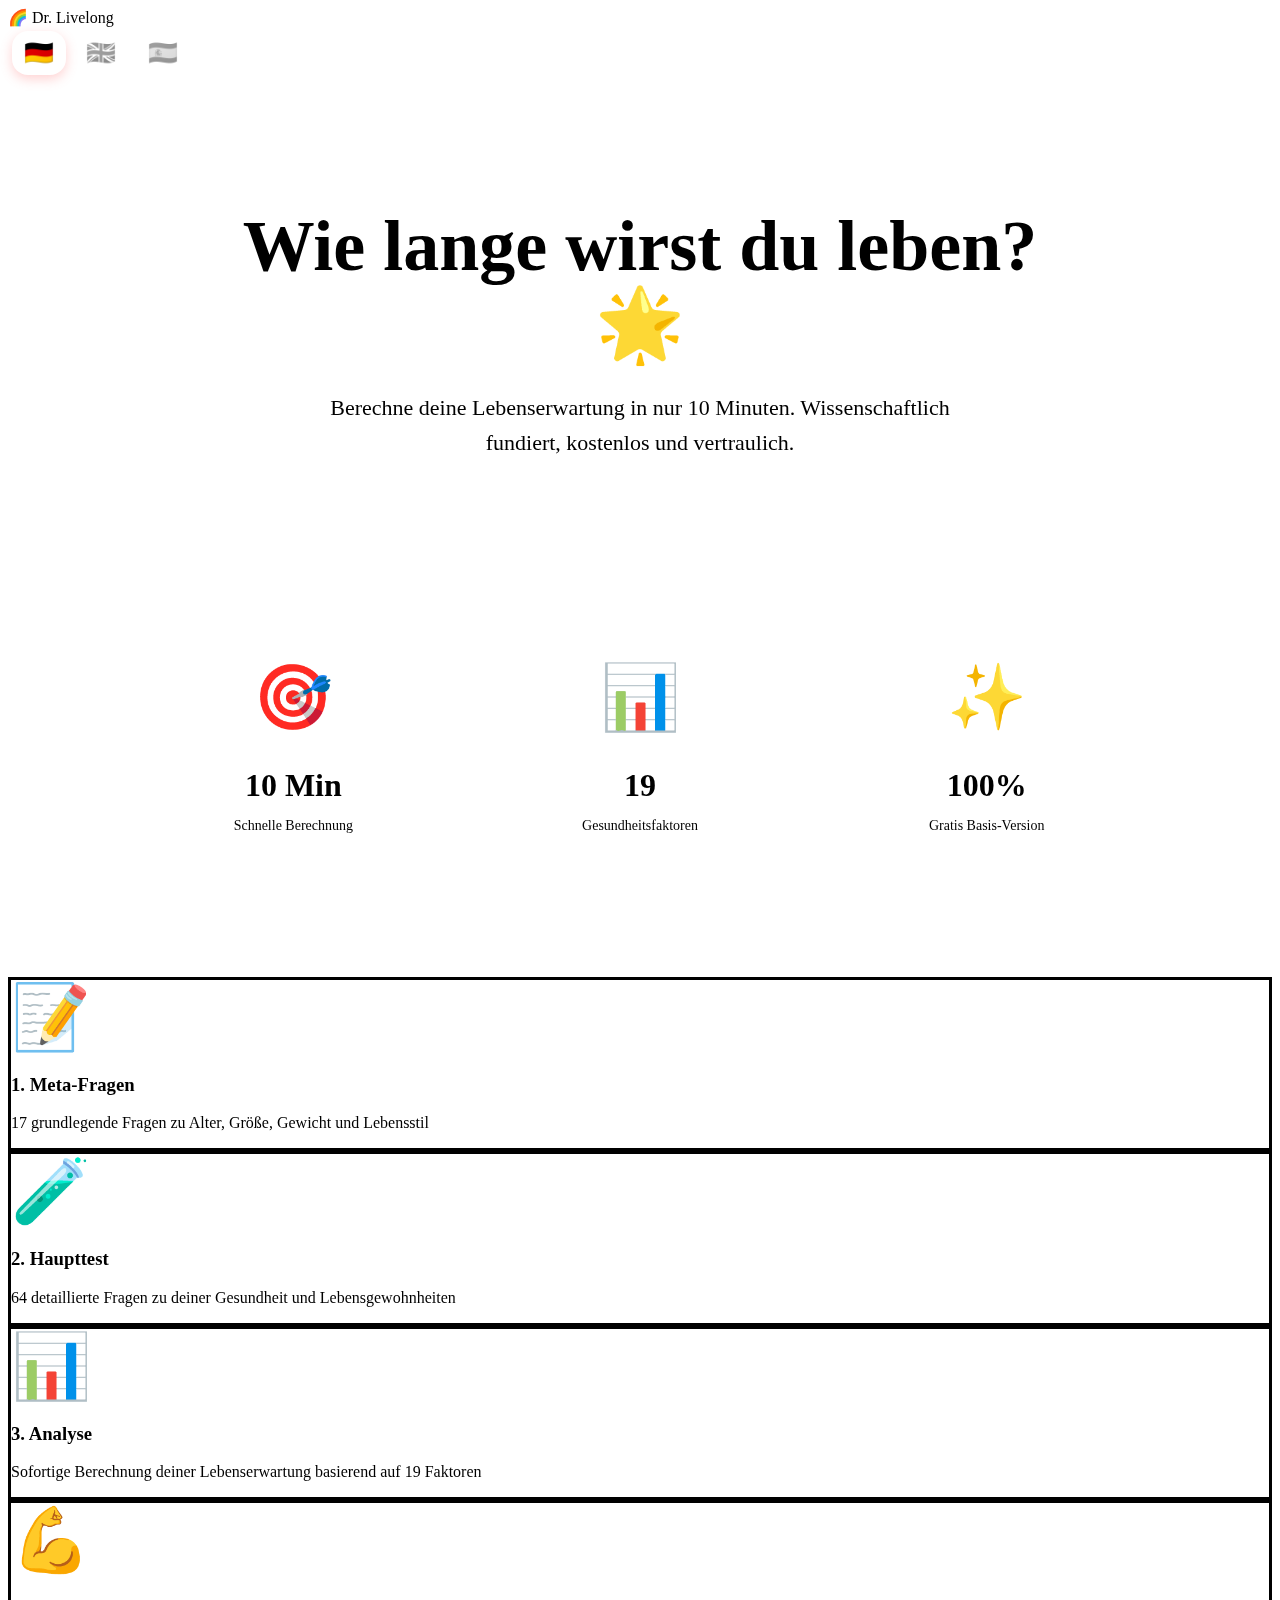
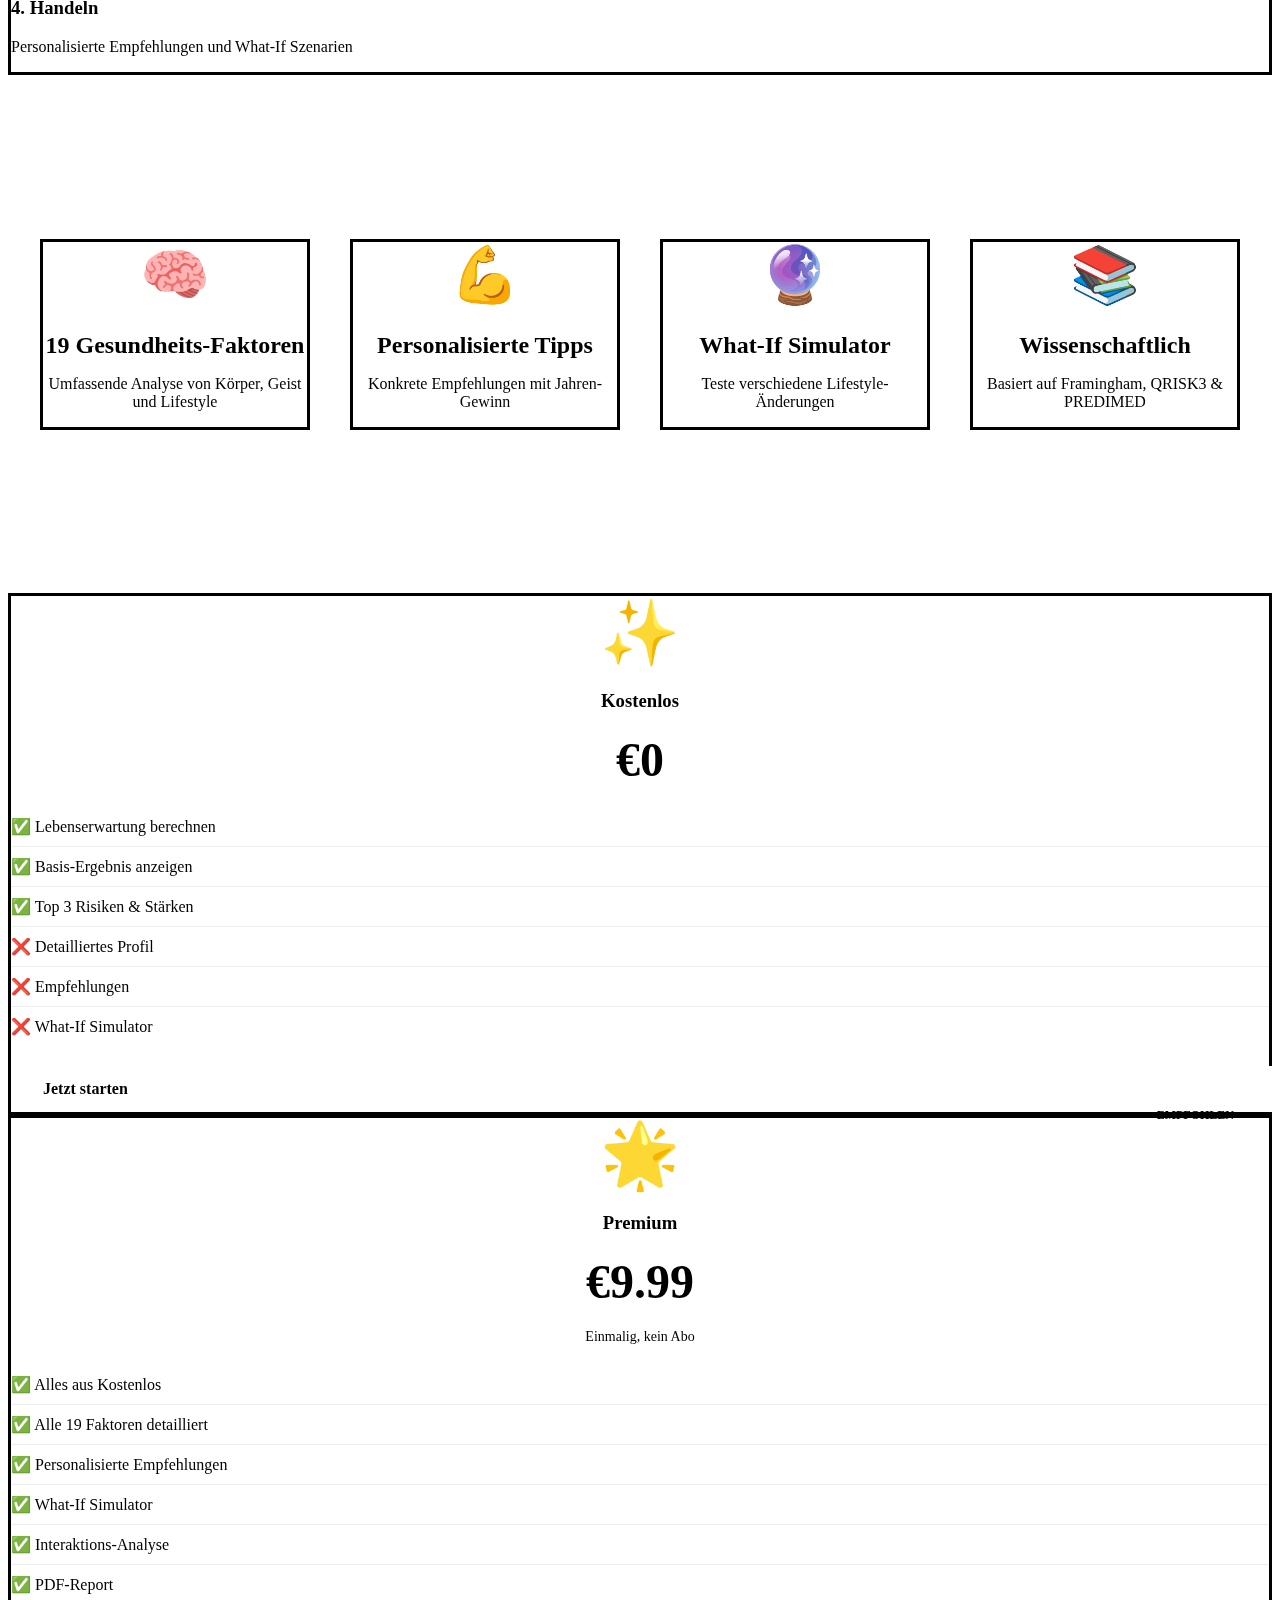
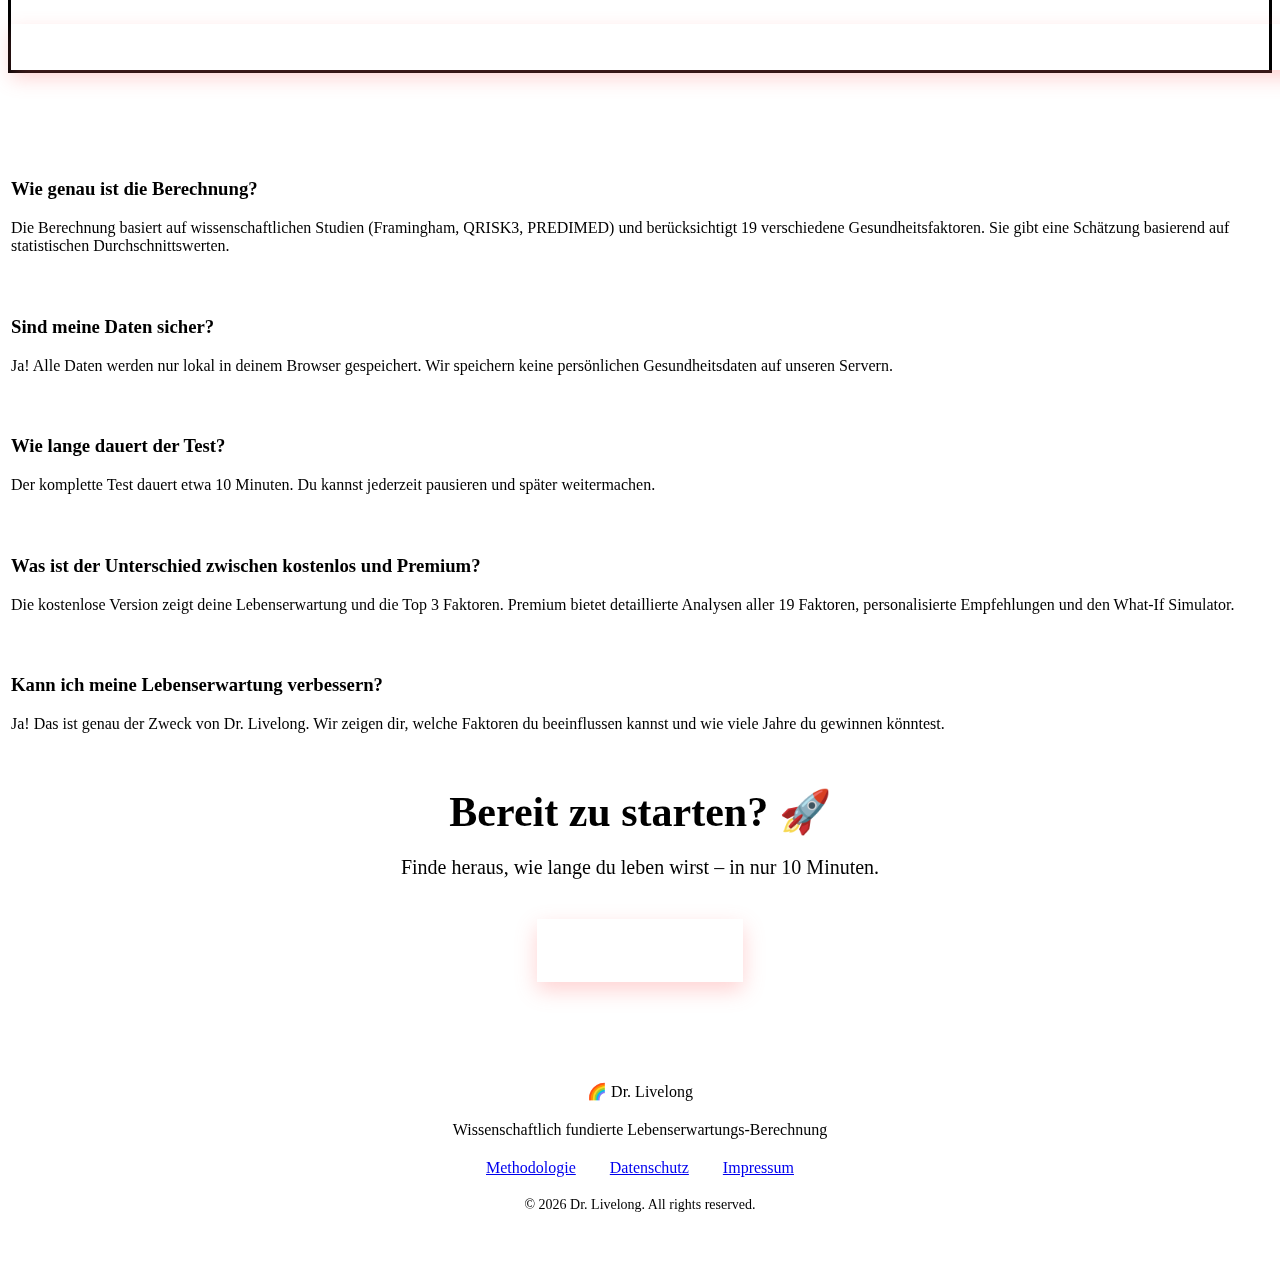
<file: index.html>
<!DOCTYPE html>
<html lang="de">
<head>
    <meta charset="UTF-8">
    <meta name="viewport" content="width=device-width, initial-scale=1.0">
    <meta name="description" content="Berechne deine Lebenserwartung in 10 Minuten. Wissenschaftlich fundiert, kostenlos und vertraulich.">
    <title>Dr. Livelong - Wie lange wirst du leben?</title>
    
    <!-- Favicon -->
    <link rel="icon" href="data:image/svg+xml,<svg xmlns='http://www.w3.org/2000/svg' viewBox='0 0 100 100'><text y='.9em' font-size='90'>🌈</text></svg>">
    
    <!-- CSS -->
    <link rel="stylesheet" href="css/main.css">
    <link rel="stylesheet" href="css/components.css">
    <link rel="stylesheet" href="css/animations.css">
</head>
<body>
    <!-- Background Circles -->
    <div class="background-circles">
        <div class="circle circle-1"></div>
        <div class="circle circle-2"></div>
        <div class="circle circle-3"></div>
        <div class="circle circle-4"></div>
        <div class="circle circle-5"></div>
        <div class="circle circle-6"></div>
    </div>

    <!-- Bubbles -->
    <div class="bubble bubble-1"></div>
    <div class="bubble bubble-2"></div>
    <div class="bubble bubble-3"></div>

    <!-- Header with Language Selector -->
    <header>
        <div class="logo">🌈 Dr. Livelong</div>
        
        <div class="language-selector">
            <button class="lang-btn active" data-lang="de">🇩🇪</button>
            <button class="lang-btn" data-lang="en">🇬🇧</button>
            <button class="lang-btn" data-lang="es">🇪🇸</button>
        </div>
        
    </header>

    <!-- Hero Section -->
    <section class="hero">
        <h1 data-i18n="hero_title">Wie lange wirst du leben? 🌟</h1>
        <p data-i18n="hero_subtitle">Berechne deine Lebenserwartung in nur 10 Minuten. Wissenschaftlich fundiert, kostenlos und vertraulich.</p>
    </section>

    <!-- Stats Section -->
    <section class="stats">
        <div class="stat-card card-coral card-tilt-left">
            <span class="emoji-icon">🎯</span>
            <h3>10 Min</h3>
            <p data-i18n="stat_time">Schnelle Berechnung</p>
        </div>
        <div class="stat-card card-turquoise card-tilt-right">
            <span class="emoji-icon">📊</span>
            <h3>19</h3>
            <p data-i18n="stat_factors">Gesundheitsfaktoren</p>
        </div>
        <div class="stat-card card-mint card-tilt-left">
            <span class="emoji-icon">✨</span>
            <h3>100%</h3>
            <p data-i18n="stat_free">Gratis Basis-Version</p>
        </div>
    </section>

    <!-- How It Works -->
    <section class="section">
        <div class="container">
            <h2 class="section-title" data-i18n="how_title">So funktioniert's 🔮</h2>
            
            <div class="grid grid-4">
                <div class="card card-coral fade-in">
                    <div class="emoji-icon">📝</div>
                    <h3 data-i18n="step1_title">1. Meta-Fragen</h3>
                    <p data-i18n="step1_desc">17 grundlegende Fragen zu Alter, Größe, Gewicht und Lebensstil</p>
                </div>
                
                <div class="card card-turquoise fade-in" style="animation-delay: 0.1s;">
                    <div class="emoji-icon">🧪</div>
                    <h3 data-i18n="step2_title">2. Haupttest</h3>
                    <p data-i18n="step2_desc">64 detaillierte Fragen zu deiner Gesundheit und Lebensgewohnheiten</p>
                </div>
                
                <div class="card card-purple fade-in" style="animation-delay: 0.2s;">
                    <div class="emoji-icon">📊</div>
                    <h3 data-i18n="step3_title">3. Analyse</h3>
                    <p data-i18n="step3_desc">Sofortige Berechnung deiner Lebenserwartung basierend auf 19 Faktoren</p>
                </div>
                
                <div class="card card-mint fade-in" style="animation-delay: 0.3s;">
                    <div class="emoji-icon">💪</div>
                    <h3 data-i18n="step4_title">4. Handeln</h3>
                    <p data-i18n="step4_desc">Personalisierte Empfehlungen und What-If Szenarien</p>
                </div>
            </div>
        </div>
    </section>

    <!-- Features -->
    <section class="features">
        <h2 class="section-title" data-i18n="features_title">Was du bekommst 💫</h2>
        <div class="features-grid">
            <div class="feature-card card card-purple card-tilt-left">
                <span class="emoji-icon">🧠</span>
                <h3 data-i18n="feature1_title">19 Gesundheits-Faktoren</h3>
                <p data-i18n="feature1_desc">Umfassende Analyse von Körper, Geist und Lifestyle</p>
            </div>
            <div class="feature-card card card-coral card-tilt-right">
                <span class="emoji-icon">💪</span>
                <h3 data-i18n="feature2_title">Personalisierte Tipps</h3>
                <p data-i18n="feature2_desc">Konkrete Empfehlungen mit Jahren-Gewinn</p>
            </div>
            <div class="feature-card card card-turquoise card-tilt-left">
                <span class="emoji-icon">🔮</span>
                <h3 data-i18n="feature3_title">What-If Simulator</h3>
                <p data-i18n="feature3_desc">Teste verschiedene Lifestyle-Änderungen</p>
            </div>
            <div class="feature-card card card-yellow card-tilt-right">
                <span class="emoji-icon">📚</span>
                <h3 data-i18n="feature4_title">Wissenschaftlich</h3>
                <p data-i18n="feature4_desc">Basiert auf Framingham, QRISK3 & PREDIMED</p>
            </div>
        </div>
    </section>

    <!-- Pricing -->
    <section class="section">
        <div class="container-narrow">
            <h2 class="section-title" data-i18n="pricing_title">Preise 💰</h2>
            
            <div class="grid grid-2">
                <!-- Free Version -->
                <div class="card card-turquoise">
                    <div style="text-align: center;">
                        <div class="emoji-icon">✨</div>
                        <h3 data-i18n="free_title">Kostenlos</h3>
                        <div style="font-size: 48px; font-weight: 900; color: var(--color-turquoise); margin: 20px 0;">
                            €0
                        </div>
                    </div>
                    <ul style="list-style: none; padding: 0; margin: 20px 0;">
                        <li style="padding: 10px 0; border-bottom: 1px solid #eee;">✅ <span data-i18n="free_feature1">Lebenserwartung berechnen</span></li>
                        <li style="padding: 10px 0; border-bottom: 1px solid #eee;">✅ <span data-i18n="free_feature2">Basis-Ergebnis anzeigen</span></li>
                        <li style="padding: 10px 0; border-bottom: 1px solid #eee;">✅ <span data-i18n="free_feature3">Top 3 Risiken & Stärken</span></li>
                        <li style="padding: 10px 0; border-bottom: 1px solid #eee;">❌ <span data-i18n="free_feature4">Detailliertes Profil</span></li>
                        <li style="padding: 10px 0; border-bottom: 1px solid #eee;">❌ <span data-i18n="free_feature5">Empfehlungen</span></li>
                        <li style="padding: 10px 0;">❌ <span data-i18n="free_feature6">What-If Simulator</span></li>
                    </ul>
                    <a href="meta.html" class="btn btn-secondary btn-block" data-i18n="cta_start">Jetzt starten</a>
                </div>
                
                <!-- Paid Version -->
                <div class="card card-coral" style="position: relative; overflow: visible;">
                    <div style="position: absolute; top: -15px; right: 20px; background: var(--color-yellow); color: var(--text-dark); padding: 5px 15px; border-radius: 20px; font-weight: 700; font-size: 12px;">
                        EMPFOHLEN
                    </div>
                    <div style="text-align: center;">
                        <div class="emoji-icon">🌟</div>
                        <h3 data-i18n="paid_title">Premium</h3>
                        <div style="font-size: 48px; font-weight: 900; color: var(--color-coral); margin: 20px 0;">
                            €9.99
                        </div>
                        <div style="font-size: 14px; color: var(--text-medium); margin-bottom: 20px;" data-i18n="paid_once">
                            Einmalig, kein Abo
                        </div>
                    </div>
                    <ul style="list-style: none; padding: 0; margin: 20px 0;">
                        <li style="padding: 10px 0; border-bottom: 1px solid #eee;">✅ <span data-i18n="paid_feature1">Alles aus Kostenlos</span></li>
                        <li style="padding: 10px 0; border-bottom: 1px solid #eee;">✅ <span data-i18n="paid_feature2">Alle 19 Faktoren detailliert</span></li>
                        <li style="padding: 10px 0; border-bottom: 1px solid #eee;">✅ <span data-i18n="paid_feature3">Personalisierte Empfehlungen</span></li>
                        <li style="padding: 10px 0; border-bottom: 1px solid #eee;">✅ <span data-i18n="paid_feature4">What-If Simulator</span></li>
                        <li style="padding: 10px 0; border-bottom: 1px solid #eee;">✅ <span data-i18n="paid_feature5">Interaktions-Analyse</span></li>
                        <li style="padding: 10px 0;">✅ <span data-i18n="paid_feature6">PDF-Report</span></li>
                    </ul>
                    <a href="meta.html" class="btn btn-primary btn-block pulse" data-i18n="cta_start">Jetzt starten</a>
                </div>
            </div>
        </div>
    </section>

    <!-- FAQ -->
    <section class="section" style="background: rgba(255, 255, 255, 0.5);">
        <div class="container-narrow">
            <h2 class="section-title" data-i18n="faq_title">Häufige Fragen 💬</h2>
            
            <div class="card" style="margin-bottom: 20px;">
                <h3 data-i18n="faq1_q">Wie genau ist die Berechnung?</h3>
                <p data-i18n="faq1_a">Die Berechnung basiert auf wissenschaftlichen Studien (Framingham, QRISK3, PREDIMED) und berücksichtigt 19 verschiedene Gesundheitsfaktoren. Sie gibt eine Schätzung basierend auf statistischen Durchschnittswerten.</p>
            </div>
            
            <div class="card" style="margin-bottom: 20px;">
                <h3 data-i18n="faq2_q">Sind meine Daten sicher?</h3>
                <p data-i18n="faq2_a">Ja! Alle Daten werden nur lokal in deinem Browser gespeichert. Wir speichern keine persönlichen Gesundheitsdaten auf unseren Servern.</p>
            </div>
            
            <div class="card" style="margin-bottom: 20px;">
                <h3 data-i18n="faq3_q">Wie lange dauert der Test?</h3>
                <p data-i18n="faq3_a">Der komplette Test dauert etwa 10 Minuten. Du kannst jederzeit pausieren und später weitermachen.</p>
            </div>
            
            <div class="card" style="margin-bottom: 20px;">
                <h3 data-i18n="faq4_q">Was ist der Unterschied zwischen kostenlos und Premium?</h3>
                <p data-i18n="faq4_a">Die kostenlose Version zeigt deine Lebenserwartung und die Top 3 Faktoren. Premium bietet detaillierte Analysen aller 19 Faktoren, personalisierte Empfehlungen und den What-If Simulator.</p>
            </div>
            
            <div class="card">
                <h3 data-i18n="faq5_q">Kann ich meine Lebenserwartung verbessern?</h3>
                <p data-i18n="faq5_a">Ja! Das ist genau der Zweck von Dr. Livelong. Wir zeigen dir, welche Faktoren du beeinflussen kannst und wie viele Jahre du gewinnen könntest.</p>
            </div>
        </div>
    </section>

    <!-- CTA Final -->
    <section class="section">
        <div class="container" style="text-align: center;">
            <h2 style="font-size: 42px; margin-bottom: 20px;" data-i18n="cta_final_title">Bereit zu starten? 🚀</h2>
            <p style="font-size: 20px; margin-bottom: 40px; color: var(--text-medium);" data-i18n="cta_final_subtitle">
                Finde heraus, wie lange du leben wirst – in nur 10 Minuten.
            </p>
            <a href="meta.html" class="btn btn-primary btn-large pulse" data-i18n="cta_start">🌟 Jetzt kostenlos starten</a>
        </div>
    </section>

    <!-- Footer -->
    <footer style="background: rgba(255, 255, 255, 0.8); padding: 40px; text-align: center; margin-top: 60px; border-radius: 50px 50px 0 0;">
        <div class="logo" style="margin-bottom: 20px;">🌈 Dr. Livelong</div>
        <p style="color: var(--text-medium); margin-bottom: 20px;" data-i18n="footer_tagline">
            Wissenschaftlich fundierte Lebenserwartungs-Berechnung
        </p>
        <div style="margin-bottom: 20px;">
            <a href="methodology.html" style="margin: 0 15px;" data-i18n="footer_methodology">Methodologie</a>
            <a href="#" style="margin: 0 15px;" data-i18n="footer_privacy">Datenschutz</a>
            <a href="#" style="margin: 0 15px;" data-i18n="footer_imprint">Impressum</a>
        </div>
        <p style="font-size: 14px; color: var(--text-light);">
            © 2026 Dr. Livelong. All rights reserved.
        </p>
    </footer>

    <!-- Language Script -->
    <script type="module">
        // Language Texts
        const TEXTS = {
            de: {
                cta_start: 'Jetzt starten',
                hero_title: 'Wie lange wirst du leben? 🌟',
                hero_subtitle: 'Berechne deine Lebenserwartung in nur 10 Minuten. Wissenschaftlich fundiert, kostenlos und vertraulich.',
                stat_time: 'Schnelle Berechnung',
                stat_factors: 'Gesundheitsfaktoren',
                stat_free: 'Gratis Basis-Version',
                how_title: 'So funktioniert\'s 🔮',
                step1_title: '1. Meta-Fragen',
                step1_desc: '17 grundlegende Fragen zu Alter, Größe, Gewicht und Lebensstil',
                step2_title: '2. Haupttest',
                step2_desc: '64 detaillierte Fragen zu deiner Gesundheit und Lebensgewohnheiten',
                step3_title: '3. Analyse',
                step3_desc: 'Sofortige Berechnung deiner Lebenserwartung basierend auf 19 Faktoren',
                step4_title: '4. Handeln',
                step4_desc: 'Personalisierte Empfehlungen und What-If Szenarien',
                features_title: 'Was du bekommst 💫',
                feature1_title: '19 Gesundheits-Faktoren',
                feature1_desc: 'Umfassende Analyse von Körper, Geist und Lifestyle',
                feature2_title: 'Personalisierte Tipps',
                feature2_desc: 'Konkrete Empfehlungen mit Jahren-Gewinn',
                feature3_title: 'What-If Simulator',
                feature3_desc: 'Teste verschiedene Lifestyle-Änderungen',
                feature4_title: 'Wissenschaftlich',
                feature4_desc: 'Basiert auf Framingham, QRISK3 & PREDIMED',
                pricing_title: 'Preise 💰',
                free_title: 'Kostenlos',
                free_feature1: 'Lebenserwartung berechnen',
                free_feature2: 'Basis-Ergebnis anzeigen',
                free_feature3: 'Top 3 Risiken & Stärken',
                free_feature4: 'Detailliertes Profil',
                free_feature5: 'Empfehlungen',
                free_feature6: 'What-If Simulator',
                paid_title: 'Premium',
                paid_once: 'Einmalig, kein Abo',
                paid_feature1: 'Alles aus Kostenlos',
                paid_feature2: 'Alle 19 Faktoren detailliert',
                paid_feature3: 'Personalisierte Empfehlungen',
                paid_feature4: 'What-If Simulator',
                paid_feature5: 'Interaktions-Analyse',
                paid_feature6: 'PDF-Report',
                faq_title: 'Häufige Fragen 💬',
                faq1_q: 'Wie genau ist die Berechnung?',
                faq1_a: 'Die Berechnung basiert auf wissenschaftlichen Studien (Framingham, QRISK3, PREDIMED) und berücksichtigt 19 verschiedene Gesundheitsfaktoren. Sie gibt eine Schätzung basierend auf statistischen Durchschnittswerten.',
                faq2_q: 'Sind meine Daten sicher?',
                faq2_a: 'Ja! Alle Daten werden nur lokal in deinem Browser gespeichert. Wir speichern keine persönlichen Gesundheitsdaten auf unseren Servern.',
                faq3_q: 'Wie lange dauert der Test?',
                faq3_a: 'Der komplette Test dauert etwa 10 Minuten. Du kannst jederzeit pausieren und später weitermachen.',
                faq4_q: 'Was ist der Unterschied zwischen kostenlos und Premium?',
                faq4_a: 'Die kostenlose Version zeigt deine Lebenserwartung und die Top 3 Faktoren. Premium bietet detaillierte Analysen aller 19 Faktoren, personalisierte Empfehlungen und den What-If Simulator.',
                faq5_q: 'Kann ich meine Lebenserwartung verbessern?',
                faq5_a: 'Ja! Das ist genau der Zweck von Dr. Livelong. Wir zeigen dir, welche Faktoren du beeinflussen kannst und wie viele Jahre du gewinnen könntest.',
                cta_final_title: 'Bereit zu starten? 🚀',
                cta_final_subtitle: 'Finde heraus, wie lange du leben wirst – in nur 10 Minuten.',
                footer_tagline: 'Wissenschaftlich fundierte Lebenserwartungs-Berechnung',
                footer_methodology: 'Methodologie',
                footer_privacy: 'Datenschutz',
                footer_imprint: 'Impressum'
            },
            en: {
                cta_start: 'Start now',
                hero_title: 'How long will you live? 🌟',
                hero_subtitle: 'Calculate your life expectancy in just 10 minutes. Scientifically based, free and confidential.',
                stat_time: 'Quick calculation',
                stat_factors: 'Health factors',
                stat_free: 'Free basic version',
                how_title: 'How it works 🔮',
                step1_title: '1. Meta questions',
                step1_desc: '17 basic questions about age, height, weight and lifestyle',
                step2_title: '2. Main test',
                step2_desc: '64 detailed questions about your health and habits',
                step3_title: '3. Analysis',
                step3_desc: 'Instant calculation of your life expectancy based on 19 factors',
                step4_title: '4. Take action',
                step4_desc: 'Personalized recommendations and what-if scenarios',
                features_title: 'What you get 💫',
                feature1_title: '19 Health Factors',
                feature1_desc: 'Comprehensive analysis of body, mind and lifestyle',
                feature2_title: 'Personalized Tips',
                feature2_desc: 'Concrete recommendations with years gained',
                feature3_title: 'What-If Simulator',
                feature3_desc: 'Test different lifestyle changes',
                feature4_title: 'Scientific',
                feature4_desc: 'Based on Framingham, QRISK3 & PREDIMED',
                pricing_title: 'Pricing 💰',
                free_title: 'Free',
                free_feature1: 'Calculate life expectancy',
                free_feature2: 'Show basic result',
                free_feature3: 'Top 3 risks & strengths',
                free_feature4: 'Detailed profile',
                free_feature5: 'Recommendations',
                free_feature6: 'What-If Simulator',
                paid_title: 'Premium',
                paid_once: 'One-time, no subscription',
                paid_feature1: 'Everything from Free',
                paid_feature2: 'All 19 factors detailed',
                paid_feature3: 'Personalized recommendations',
                paid_feature4: 'What-If Simulator',
                paid_feature5: 'Interaction analysis',
                paid_feature6: 'PDF Report',
                faq_title: 'Frequently Asked Questions 💬',
                faq1_q: 'How accurate is the calculation?',
                faq1_a: 'The calculation is based on scientific studies (Framingham, QRISK3, PREDIMED) and considers 19 different health factors. It provides an estimate based on statistical averages.',
                faq2_q: 'Is my data safe?',
                faq2_a: 'Yes! All data is stored locally in your browser only. We do not store any personal health data on our servers.',
                faq3_q: 'How long does the test take?',
                faq3_a: 'The complete test takes about 10 minutes. You can pause at any time and continue later.',
                faq4_q: 'What\'s the difference between free and premium?',
                faq4_a: 'The free version shows your life expectancy and top 3 factors. Premium offers detailed analysis of all 19 factors, personalized recommendations and the what-if simulator.',
                faq5_q: 'Can I improve my life expectancy?',
                faq5_a: 'Yes! That\'s exactly the purpose of Dr. Livelong. We show you which factors you can influence and how many years you could gain.',
                cta_final_title: 'Ready to start? 🚀',
                cta_final_subtitle: 'Find out how long you will live – in just 10 minutes.',
                footer_tagline: 'Scientifically based life expectancy calculation',
                footer_methodology: 'Methodology',
                footer_privacy: 'Privacy',
                footer_imprint: 'Imprint'
            },
            es: {
                cta_start: 'Empezar ahora',
                hero_title: '¿Cuánto tiempo vivirás? 🌟',
                hero_subtitle: 'Calcula tu esperanza de vida en solo 10 minutos. Con base científica, gratis y confidencial.',
                stat_time: 'Cálculo rápido',
                stat_factors: 'Factores de salud',
                stat_free: 'Versión básica gratis',
                how_title: 'Cómo funciona 🔮',
                step1_title: '1. Preguntas meta',
                step1_desc: '17 preguntas básicas sobre edad, altura, peso y estilo de vida',
                step2_title: '2. Test principal',
                step2_desc: '64 preguntas detalladas sobre tu salud y hábitos',
                step3_title: '3. Análisis',
                step3_desc: 'Cálculo instantáneo de tu esperanza de vida basado en 19 factores',
                step4_title: '4. Actuar',
                step4_desc: 'Recomendaciones personalizadas y escenarios what-if',
                features_title: 'Lo que obtienes 💫',
                feature1_title: '19 Factores de Salud',
                feature1_desc: 'Análisis integral de cuerpo, mente y estilo de vida',
                feature2_title: 'Consejos Personalizados',
                feature2_desc: 'Recomendaciones concretas con años ganados',
                feature3_title: 'Simulador What-If',
                feature3_desc: 'Prueba diferentes cambios de estilo de vida',
                feature4_title: 'Científico',
                feature4_desc: 'Basado en Framingham, QRISK3 y PREDIMED',
                pricing_title: 'Precios 💰',
                free_title: 'Gratis',
                free_feature1: 'Calcular esperanza de vida',
                free_feature2: 'Mostrar resultado básico',
                free_feature3: 'Top 3 riesgos y fortalezas',
                free_feature4: 'Perfil detallado',
                free_feature5: 'Recomendaciones',
                free_feature6: 'Simulador What-If',
                paid_title: 'Premium',
                paid_once: 'Pago único, sin suscripción',
                paid_feature1: 'Todo de Gratis',
                paid_feature2: 'Todos los 19 factores detallados',
                paid_feature3: 'Recomendaciones personalizadas',
                paid_feature4: 'Simulador What-If',
                paid_feature5: 'Análisis de interacciones',
                paid_feature6: 'Informe PDF',
                faq_title: 'Preguntas Frecuentes 💬',
                faq1_q: '¿Qué tan preciso es el cálculo?',
                faq1_a: 'El cálculo se basa en estudios científicos (Framingham, QRISK3, PREDIMED) y considera 19 factores de salud diferentes. Proporciona una estimación basada en promedios estadísticos.',
                faq2_q: '¿Están seguros mis datos?',
                faq2_a: '¡Sí! Todos los datos se almacenan solo localmente en tu navegador. No almacenamos ningún dato de salud personal en nuestros servidores.',
                faq3_q: '¿Cuánto dura el test?',
                faq3_a: 'El test completo dura aproximadamente 10 minutos. Puedes pausar en cualquier momento y continuar más tarde.',
                faq4_q: '¿Cuál es la diferencia entre gratis y premium?',
                faq4_a: 'La versión gratuita muestra tu esperanza de vida y los 3 factores principales. Premium ofrece análisis detallado de los 19 factores, recomendaciones personalizadas y el simulador what-if.',
                faq5_q: '¿Puedo mejorar mi esperanza de vida?',
                faq5_a: '¡Sí! Ese es exactamente el propósito de Dr. Livelong. Te mostramos qué factores puedes influenciar y cuántos años podrías ganar.',
                cta_final_title: '¿Listo para empezar? 🚀',
                cta_final_subtitle: 'Descubre cuánto tiempo vivirás – en solo 10 minutos.',
                footer_tagline: 'Cálculo de esperanza de vida con base científica',
                footer_methodology: 'Metodología',
                footer_privacy: 'Privacidad',
                footer_imprint: 'Aviso legal'
            }
        };

        // Get current language from localStorage or default to 'de'
        let currentLang = localStorage.getItem('dr_livelong_lang') || 'de';

        // Update page language
        function updateLanguage(lang) {
            currentLang = lang;
            localStorage.setItem('dr_livelong_lang', lang);
            document.documentElement.lang = lang;

            // Update all elements with data-i18n
            document.querySelectorAll('[data-i18n]').forEach(el => {
                const key = el.getAttribute('data-i18n');
                if (TEXTS[lang] && TEXTS[lang][key]) {
                    el.textContent = TEXTS[lang][key];
                }
            });

            // Update active button
            document.querySelectorAll('.lang-btn').forEach(btn => {
                btn.classList.remove('active');
                if (btn.getAttribute('data-lang') === lang) {
                    btn.classList.add('active');
                }
            });
        }

        // Language selector event listeners
        document.querySelectorAll('.lang-btn').forEach(btn => {
            btn.addEventListener('click', () => {
                const lang = btn.getAttribute('data-lang');
                updateLanguage(lang);
            });
        });

        // Initialize with saved language
        updateLanguage(currentLang);
    </script>

    <style>
        /* Language Selector Styles */
        .language-selector {
            display: flex;
            gap: 8px;
            background: rgba(255, 255, 255, 0.9);
            padding: 4px;
            border-radius: 20px;
        }

        .lang-btn {
            background: transparent;
            border: none;
            font-size: 24px;
            cursor: pointer;
            padding: 8px 12px;
            border-radius: 16px;
            transition: all 0.3s ease;
            filter: grayscale(1) opacity(0.5);
        }

        .lang-btn:hover {
            filter: grayscale(0) opacity(0.8);
            transform: scale(1.1);
        }

        .lang-btn.active {
            background: var(--gradient-primary);
            filter: grayscale(0) opacity(1);
            box-shadow: 0 4px 12px rgba(255, 107, 107, 0.3);
        }

        /* Responsive */
        @media (max-width: 768px) {
            header {
                flex-wrap: wrap;
                gap: 15px;
            }

            .language-selector {
                order: 3;
                width: 100%;
                justify-content: center;
            }

            .lang-btn {
                font-size: 20px;
                padding: 6px 10px;
            }
        }
    </style>
</body>
</html>
</file>
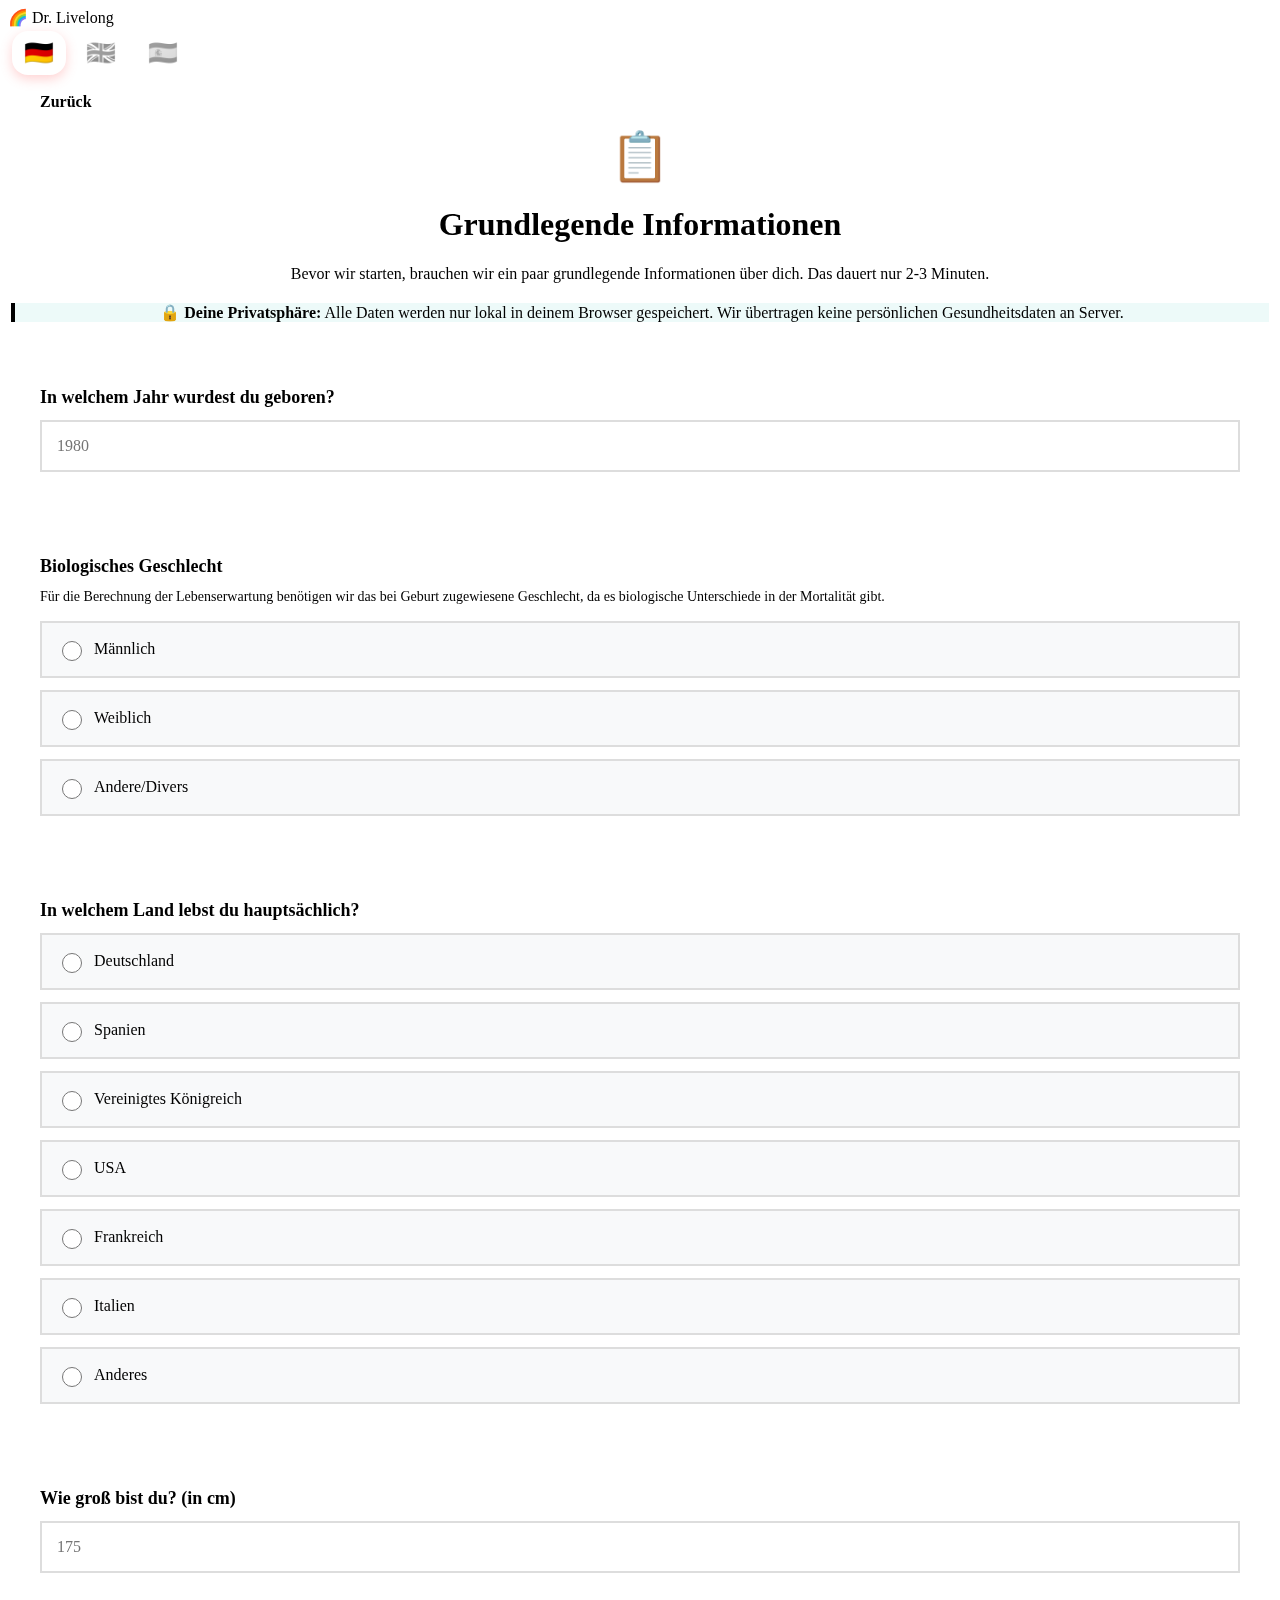
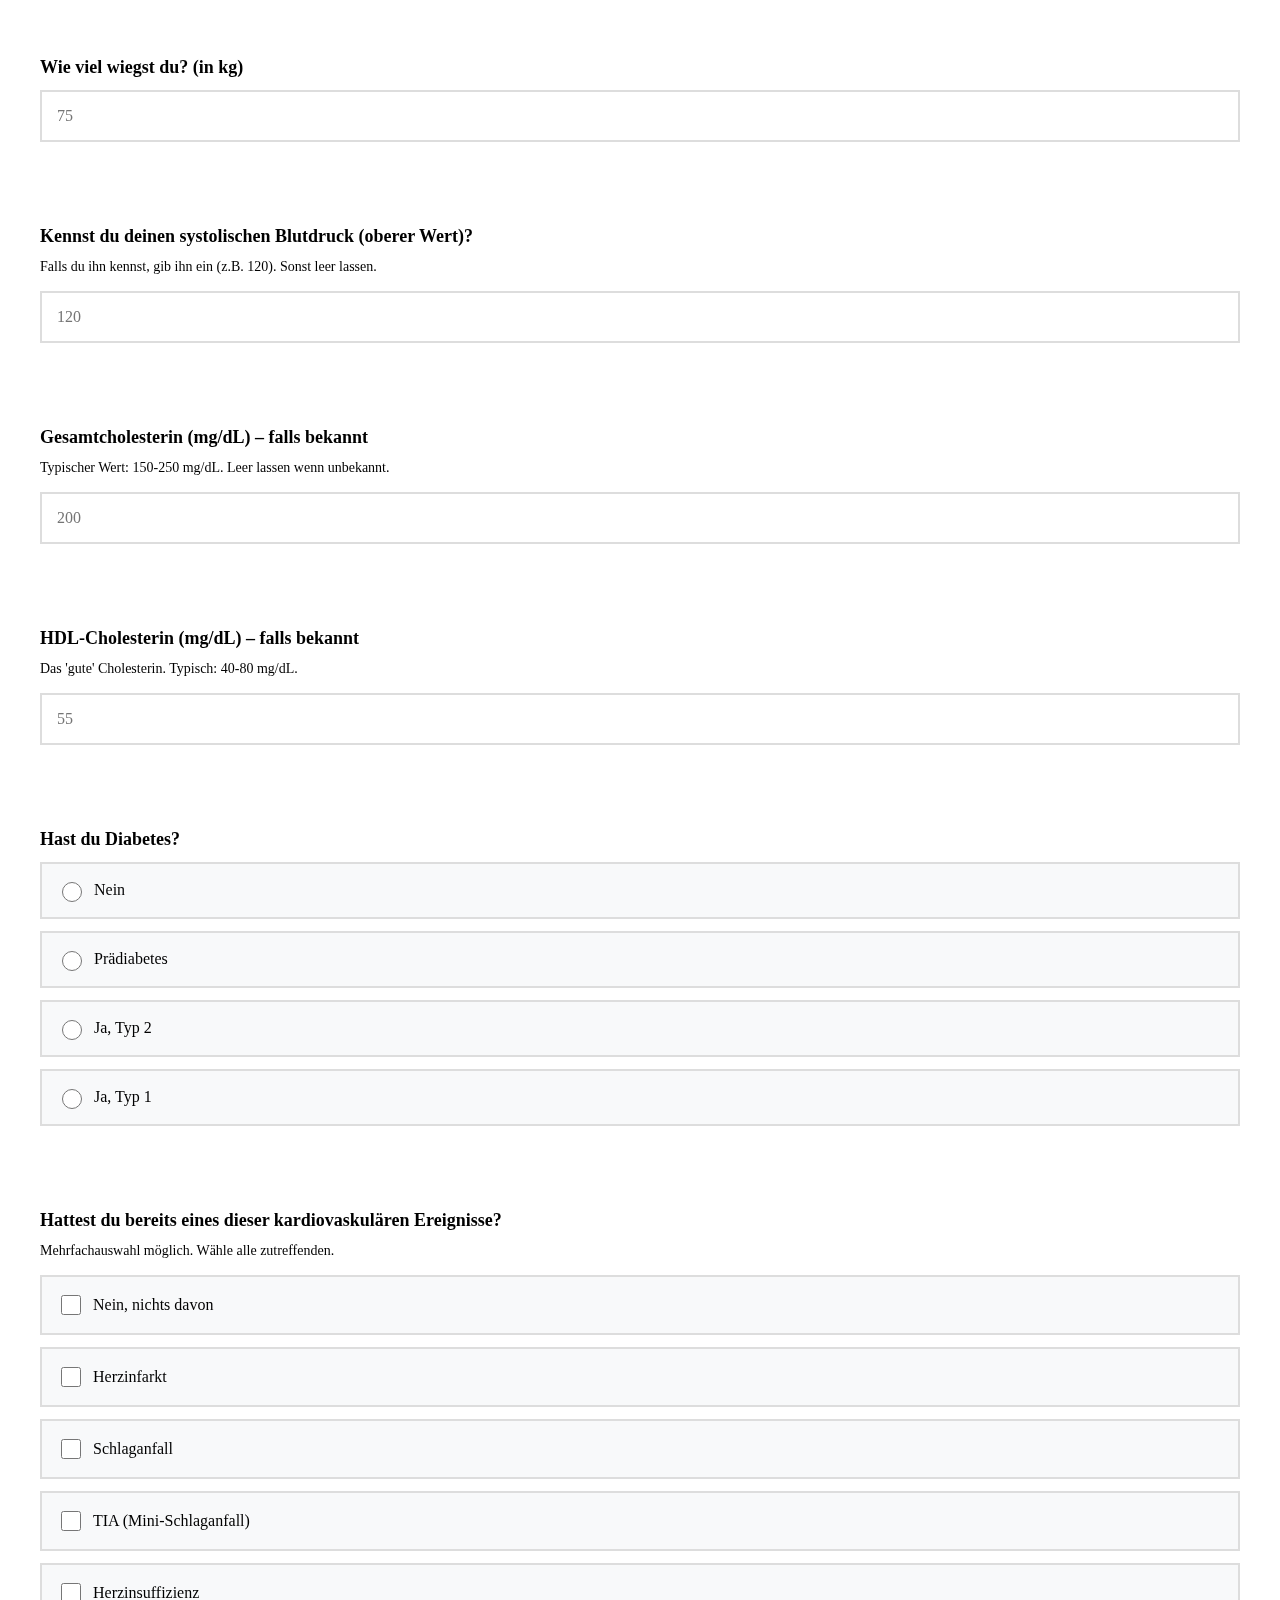
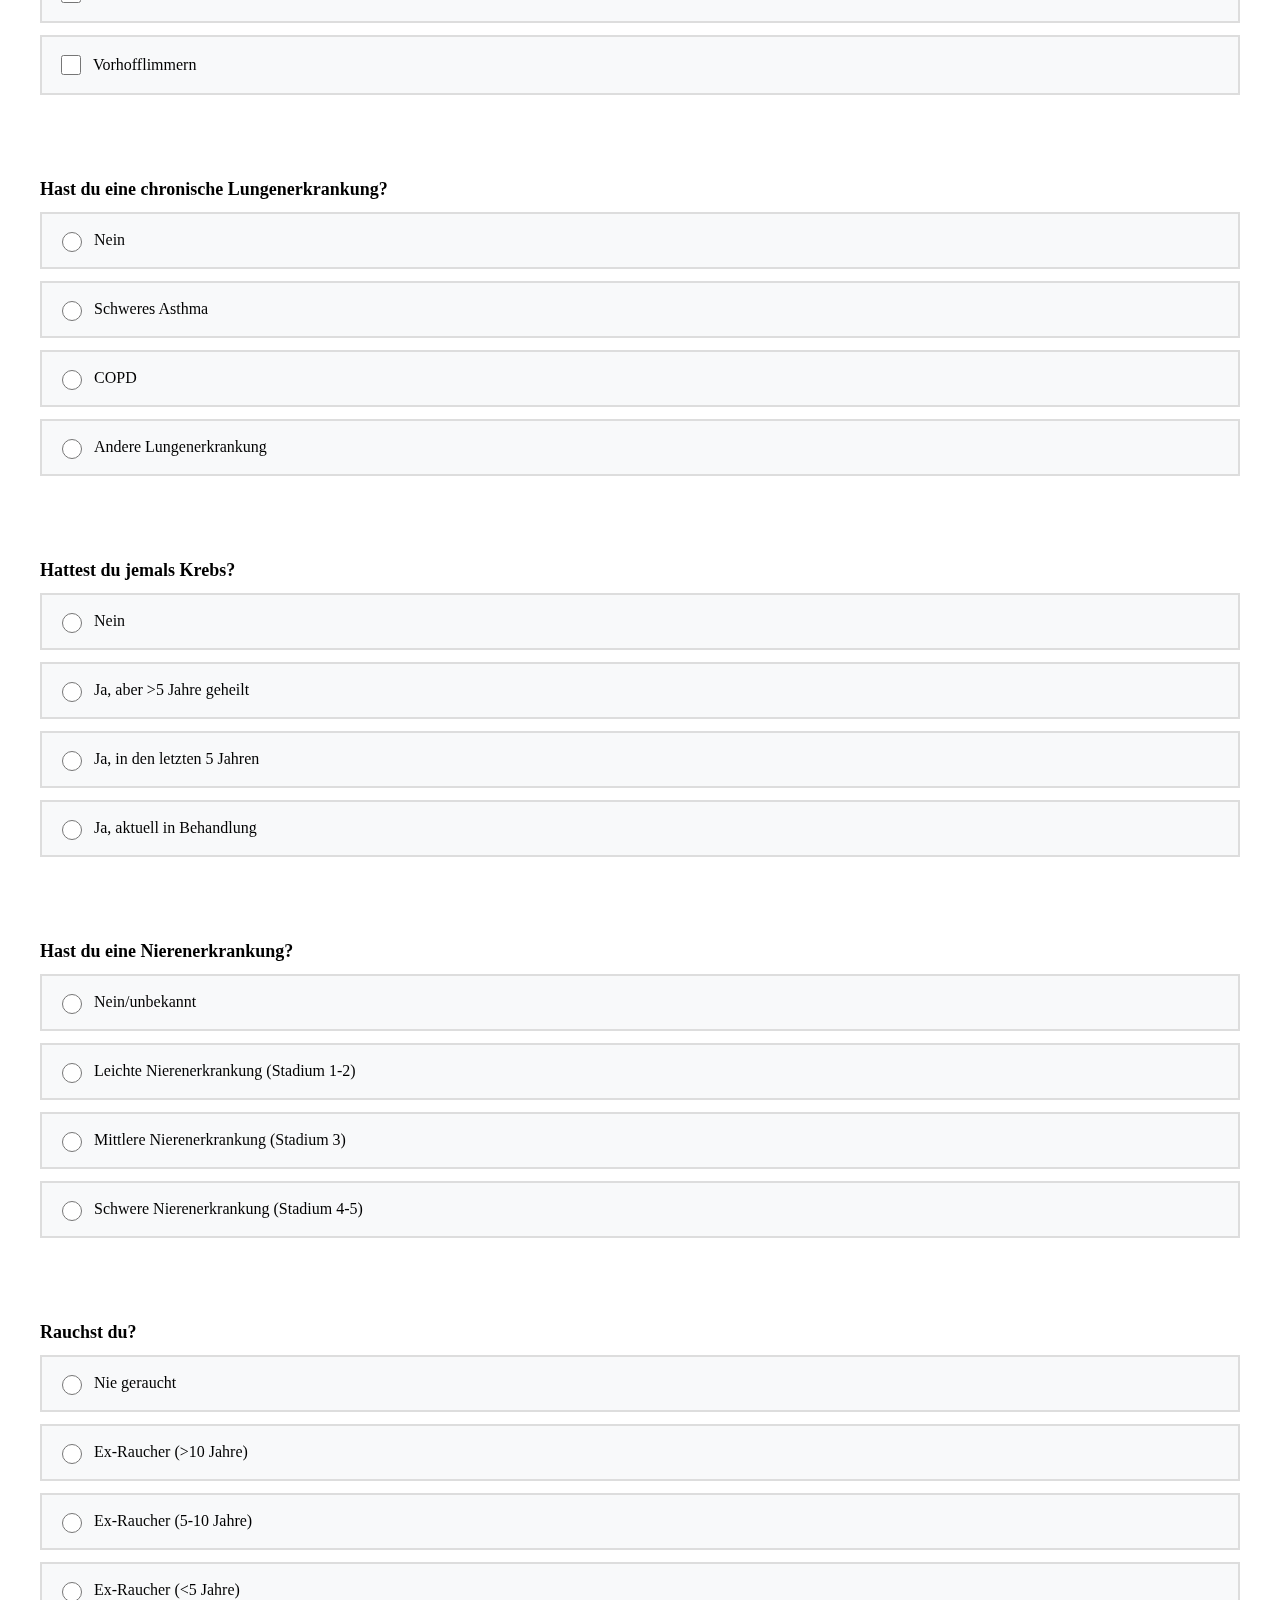
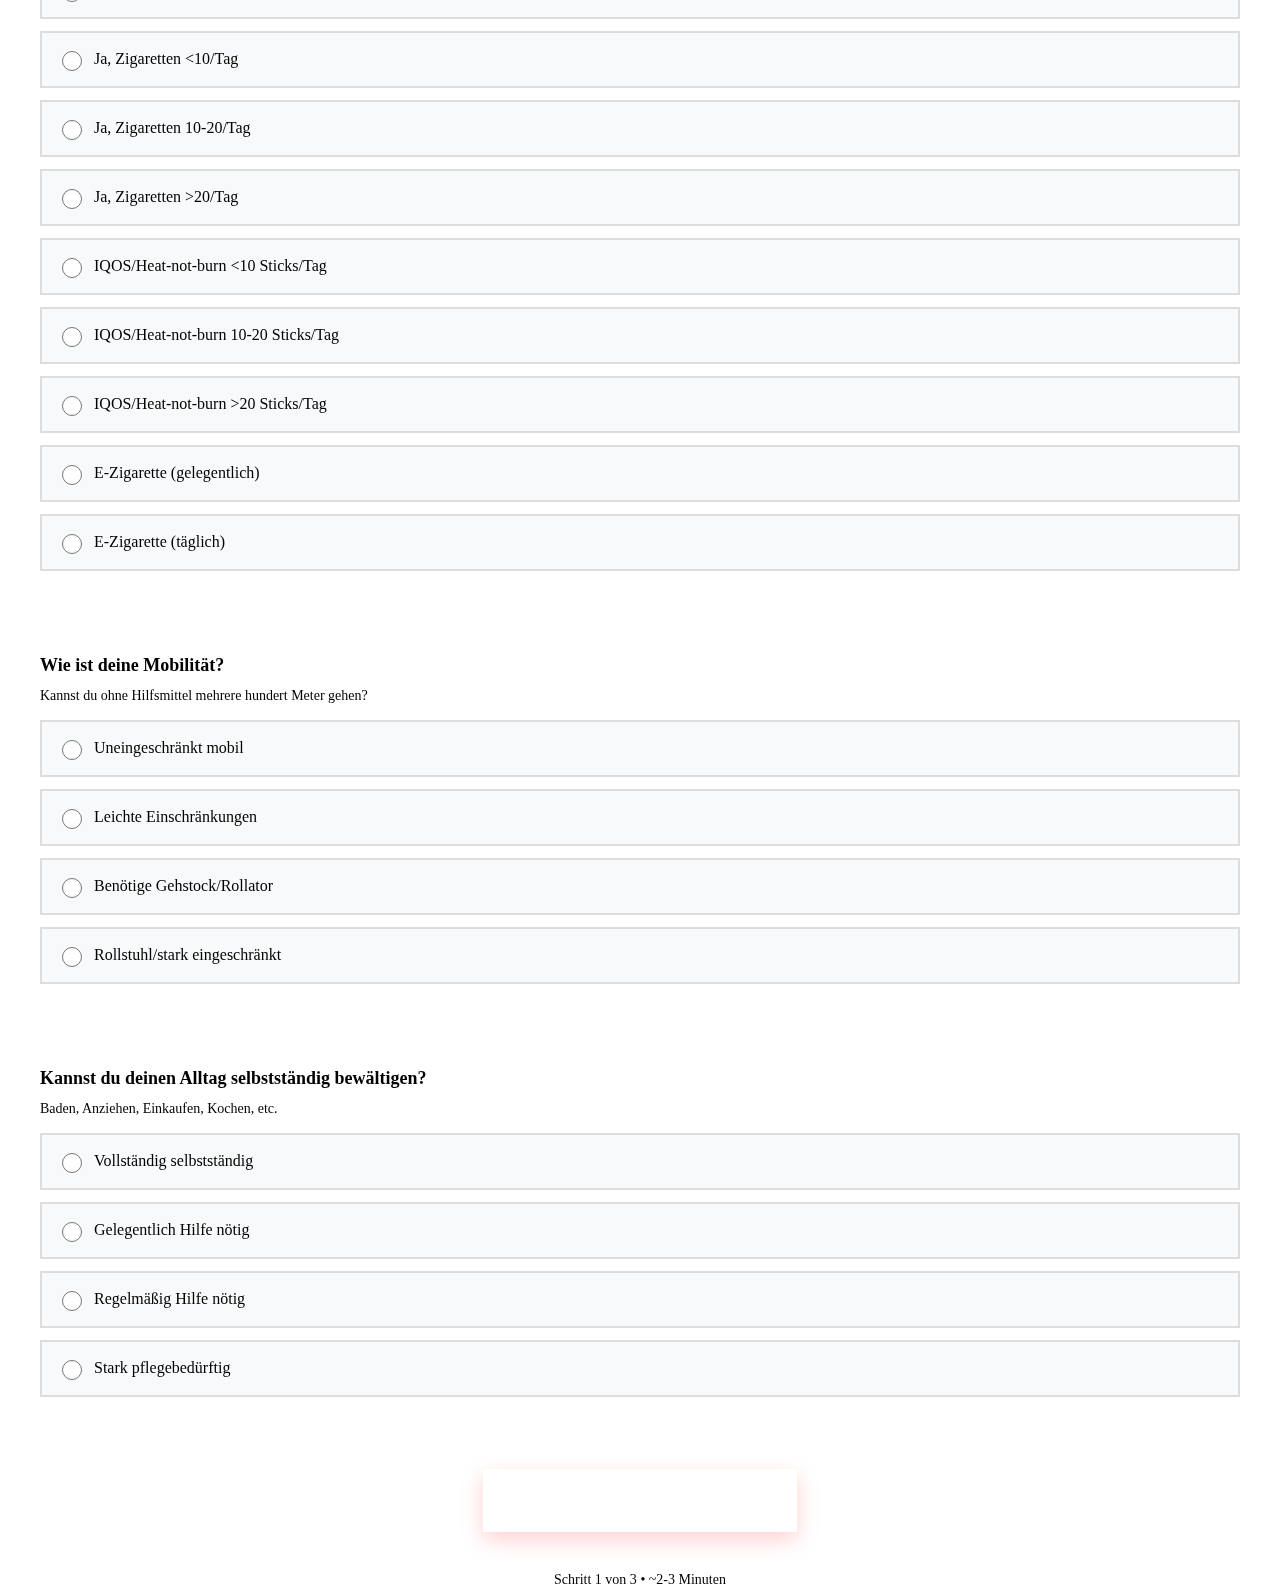
<file: meta.html>
<!DOCTYPE html>
<html lang="de">
<head>
  <meta charset="UTF-8" />
  <meta name="viewport" content="width=device-width, initial-scale=1.0" />
  <meta name="description" content="Dr. Livelong - Meta-Fragen: Grundlegende Informationen für deine Lebenserwartungs-Berechnung" />
  <title>Dr. Livelong - Meta-Fragen</title>

  <link rel="icon" href="data:image/svg+xml,<svg xmlns='http://www.w3.org/2000/svg' viewBox='0 0 100 100'><text y='.9em' font-size='90'>🌈</text></svg>">
  <link rel="stylesheet" href="css/main.css" />
  <link rel="stylesheet" href="css/components.css" />
  <link rel="stylesheet" href="css/animations.css" />
</head>

<body>
  <!-- Background Circles -->
  <div class="background-circles">
    <div class="circle circle-1"></div>
    <div class="circle circle-2"></div>
    <div class="circle circle-3"></div>
    <div class="circle circle-4"></div>
    <div class="circle circle-5"></div>
    <div class="circle circle-6"></div>
  </div>

  <!-- Header with Language Selector -->
  <header>
    <div class="logo">🌈 Dr. Livelong</div>

    <div class="language-selector">
      <button class="lang-btn" data-lang="de">🇩🇪</button>
      <button class="lang-btn" data-lang="en">🇬🇧</button>
      <button class="lang-btn" data-lang="es">🇪🇸</button>
    </div>

    <a href="index.html" class="btn btn-secondary" data-i18n="btn_back">Zurück</a>
  </header>

  <!-- Main Container -->
  <div class="container-narrow section">
    <!-- Progress Info -->
    <div class="card" style="margin-bottom: 30px; text-align: center;">
      <div style="font-size: 48px; margin-bottom: 10px;">📋</div>
      <h1 data-i18n="title">Grundlegende Informationen</h1>
      <p data-i18n="subtitle" style="color: var(--text-medium); font-size: 16px;">
        Bevor wir starten, brauchen wir ein paar grundlegende Informationen über dich.
        Das dauert nur 2-3 Minuten.
      </p>
      <div class="alert alert-info" style="margin-top: 20px;">
        <strong data-i18n="privacy_title">🔒 Deine Privatsphäre:</strong>
        <span data-i18n="privacy_text">
          Alle Daten werden nur lokal in deinem Browser gespeichert.
          Wir übertragen keine persönlichen Gesundheitsdaten an Server.
        </span>
      </div>
    </div>

    <!-- Meta Questions Form -->
    <form id="meta-form">
      <div id="meta-questions-container"></div>

      <div style="margin-top: 40px; text-align: center;">
        <button type="submit" class="btn btn-primary btn-large pulse" data-i18n="btn_continue">
          Weiter zum Haupttest →
        </button>
      </div>
    </form>

    <div style="margin-top: 40px; text-align: center; color: var(--text-light); font-size: 14px;">
      <span data-i18n="progress_step">Schritt 1 von 3</span> •
      <span data-i18n="progress_time">~2-3 Minuten</span>
    </div>
  </div>

  <!-- Language Selector + Question Styles -->
  <style>
    .language-selector {
      display: flex;
      gap: 8px;
      background: rgba(255, 255, 255, 0.9);
      padding: 4px;
      border-radius: 20px;
    }

    .lang-btn {
      background: transparent;
      border: none;
      font-size: 24px;
      cursor: pointer;
      padding: 8px 12px;
      border-radius: 16px;
      transition: all 0.3s ease;
      filter: grayscale(1) opacity(0.5);
    }

    .lang-btn:hover {
      filter: grayscale(0) opacity(0.8);
      transform: scale(1.1);
    }

    .lang-btn.active {
      background: var(--gradient-primary);
      filter: grayscale(0) opacity(1);
      box-shadow: 0 4px 12px rgba(255, 107, 107, 0.3);
    }

    .question-block {
      background: white;
      padding: 30px;
      border-radius: var(--radius-lg);
      margin-bottom: 20px;
      border: 2px solid transparent;
      transition: all 0.3s ease;
    }

    .question-block:hover {
      border-color: var(--color-coral);
      box-shadow: 0 8px 24px rgba(255, 107, 107, 0.15);
    }

    .question-label {
      display: block;
      font-size: 18px;
      font-weight: 700;
      color: var(--text-dark);
      margin-bottom: 12px;
    }

    .question-help {
      display: block;
      font-size: 14px;
      color: var(--text-medium);
      margin-bottom: 16px;
    }

    .input-with-unit {
      display: flex;
      align-items: center;
      gap: 8px;
    }

    .unit-label {
      font-size: 16px;
      color: var(--text-medium);
      font-weight: 600;
    }

    .radio-group,
    .checkbox-group {
      display: flex;
      flex-direction: column;
      gap: 12px;
    }

    .radio-option,
    .checkbox-option {
      display: flex;
      align-items: center;
      padding: 15px;
      background: #f8f9fa;
      border: 2px solid #ddd;
      border-radius: var(--radius-sm);
      cursor: pointer;
      transition: all 0.3s ease;
    }

    .radio-option:hover,
    .checkbox-option:hover {
      background: var(--color-coral)15;
      border-color: var(--color-coral);
    }

    .radio-option.selected,
    .checkbox-option.selected {
      background: var(--color-coral)15;
      border-color: var(--color-coral);
      font-weight: 600;
    }

    .radio-option input[type="radio"],
    .checkbox-option input[type="checkbox"] {
      width: 20px;
      height: 20px;
      margin-right: 12px;
      cursor: pointer;
    }

    .error-message {
      color: var(--color-coral);
      font-size: 14px;
      margin-top: 8px;
      display: none;
    }

    .question-block.error {
      border-color: var(--color-coral);
    }

    .question-block.error .error-message {
      display: block;
    }

    .question-block.hidden {
      display: none;
    }

    @media (max-width: 768px) {
      header {
        flex-wrap: wrap;
        gap: 15px;
      }

      .language-selector {
        order: 3;
        width: 100%;
        justify-content: center;
      }

      .question-block {
        padding: 20px;
      }
    }
  </style>

  <!-- JavaScript -->
  <script type="module">
    import { META_QUESTIONS } from './js/data/meta_questions.js';
    import { STATE, setMetaAnswer, saveState, setProgress } from './js/core/state.js';

    // =========================
    // KEY-MAP FIX (Meta-IDs -> STATE.meta Keys)
    // =========================
    const META_KEY_MAP = {
      meta_birthyear: "meta_birth_year",
      meta_gender: "meta_sex",
      meta_country: "meta_country",
      meta_height: "meta_height",
      meta_weight: "meta_weight",
      meta_blood_pressure_systolic: "meta_bp_systolic",
      meta_bp_medication: "meta_bp_medication",
      meta_cholesterol_total: "meta_cholesterol_total",
      meta_hdl_cholesterol: "meta_cholesterol_hdl",
      meta_diabetes: "meta_diabetes",
      meta_cvd_history: "meta_cvd_history",
      meta_lung_disease: "meta_lung_disease",
      meta_cancer: "meta_cancer",
      meta_kidney_disease: "meta_kidney_disease",
      meta_smoking_status: "meta_smoking",
      meta_mobility: "meta_mobility",
      meta_adl: "meta_adl",
    };

    function metaKey(id) {
      return META_KEY_MAP[id] || id;
    }

    // =========================
    // i18n Texts
    // =========================
    const TEXTS = {
      de: {
        title: 'Grundlegende Informationen',
        subtitle: 'Bevor wir starten, brauchen wir ein paar grundlegende Informationen über dich. Das dauert nur 2-3 Minuten.',
        privacy_title: '🔒 Deine Privatsphäre:',
        privacy_text: 'Alle Daten werden nur lokal in deinem Browser gespeichert. Wir übertragen keine persönlichen Gesundheitsdaten an Server.',
        btn_continue: 'Weiter zum Haupttest →',
        btn_back: 'Zurück',
        progress_step: 'Schritt 1 von 3',
        progress_time: '~2-3 Minuten',
        error_required: 'Dieses Feld ist erforderlich',
        error_number: 'Bitte gib eine gültige Zahl ein',
        error_range: 'Wert außerhalb des erlaubten Bereichs'
      },
      en: {
        title: 'Basic Information',
        subtitle: 'Before we start, we need some basic information about you. This will only take 2-3 minutes.',
        privacy_title: '🔒 Your Privacy:',
        privacy_text: 'All data is stored locally in your browser only. We do not transmit any personal health data to servers.',
        btn_continue: 'Continue to main test →',
        btn_back: 'Back',
        progress_step: 'Step 1 of 3',
        progress_time: '~2-3 minutes',
        error_required: 'This field is required',
        error_number: 'Please enter a valid number',
        error_range: 'Value outside allowed range'
      },
      es: {
        title: 'Información Básica',
        subtitle: 'Antes de comenzar, necesitamos información básica sobre ti. Esto solo tomará 2-3 minutos.',
        privacy_title: '🔒 Tu Privacidad:',
        privacy_text: 'Todos los datos se almacenan solo localmente en tu navegador. No transmitimos ningún dato de salud personal a servidores.',
        btn_continue: 'Continuar al test principal →',
        btn_back: 'Volver',
        progress_step: 'Paso 1 de 3',
        progress_time: '~2-3 minutos',
        error_required: 'Este campo es obligatorio',
        error_number: 'Por favor ingresa un número válido',
        error_range: 'Valor fuera del rango permitido'
      }
    };

    let currentLang = (localStorage.getItem('dr_livelong_lang') || 'de').toLowerCase().split('-')[0];

    function updateLanguage(lang) {
      currentLang = lang;
      localStorage.setItem('dr_livelong_lang', lang);
      document.documentElement.lang = lang;

      document.querySelectorAll('[data-i18n]').forEach(el => {
        const key = el.getAttribute('data-i18n');
        if (TEXTS[lang] && TEXTS[lang][key]) el.textContent = TEXTS[lang][key];
      });

      document.querySelectorAll('.lang-btn').forEach(btn => {
        btn.classList.toggle('active', btn.getAttribute('data-lang') === lang);
      });

      renderQuestions();
    }

    document.querySelectorAll('.lang-btn').forEach(btn => {
      btn.addEventListener('click', () => updateLanguage(btn.getAttribute('data-lang')));
    });

    // =========================
    // Helpers
    // =========================
    function isEmptyValue(v) {
      return v === null || v === undefined || v === '' || (Array.isArray(v) && v.length === 0);
    }

    function shouldShowQuestion(question) {
      if (!question.conditional) return true;
      const condKey = metaKey(question.conditional);
      const condValue = STATE.meta[condKey];
      return !isEmptyValue(condValue);
    }

    function clearError(questionId) {
      const block = document.getElementById(`question-${questionId}`);
      if (block) block.classList.remove('error');
    }

    function showError(questionId) {
      const block = document.getElementById(`question-${questionId}`);
      if (block) {
        block.classList.add('error');
        block.scrollIntoView({ behavior: 'smooth', block: 'center' });
      }
    }

    function getQuestionText(question) {
      return (question.text && (question.text[currentLang] || question.text.de || question.text.en || question.text.es)) || '';
    }

    function getQuestionHelp(question) {
      // meta_questions.js uses "explanation", not "help_text"
      const ex = question.explanation;
      return (ex && (ex[currentLang] || ex.de || ex.en || ex.es)) || '';
    }

    // =========================
    // Render Questions
    // =========================
    function renderQuestions() {
      const container = document.getElementById('meta-questions-container');
      container.innerHTML = '';

      META_QUESTIONS.forEach(question => {
        const block = createQuestionBlock(question);
        container.appendChild(block);
      });

      // second pass: apply conditional visibility based on current state
      META_QUESTIONS.forEach(q => applyConditionalVisibility(q));
    }

    function applyConditionalVisibility(question) {
      if (!question.conditional) return;

      const block = document.getElementById(`question-${question.id}`);
      if (!block) return;

      const visible = shouldShowQuestion(question);
      block.classList.toggle('hidden', !visible);

      // If hidden: clear stored value so validation doesn't choke later
      if (!visible) {
        const key = metaKey(question.id);
        if (!isEmptyValue(STATE.meta[key])) {
          setMetaAnswer(key, Array.isArray(STATE.meta[key]) ? [] : null);
          saveState();
        }
      }
    }

    function createQuestionBlock(question) {
      const block = document.createElement('div');
      block.className = 'question-block fade-in';
      block.id = `question-${question.id}`;

      const label = document.createElement('label');
      label.className = 'question-label';
      label.textContent = getQuestionText(question);
      block.appendChild(label);

      const helpText = getQuestionHelp(question);
      if (helpText) {
        const help = document.createElement('span');
        help.className = 'question-help';
        help.textContent = helpText;
        block.appendChild(help);
      }

      const inputContainer = document.createElement('div');

      switch (question.type) {
        case 'number':
          inputContainer.appendChild(createNumberInput(question));
          break;
        case 'select':
          inputContainer.appendChild(createSelectInput(question));
          break;
        case 'multiselect':
          inputContainer.appendChild(createMultiselectInput(question));
          break;
      }

      block.appendChild(inputContainer);

      const errorMsg = document.createElement('div');
      errorMsg.className = 'error-message';
      errorMsg.textContent = TEXTS[currentLang].error_required;
      block.appendChild(errorMsg);

      // Conditional initial state
      if (!shouldShowQuestion(question)) block.classList.add('hidden');

      return block;
    }

    function createNumberInput(question) {
      const key = metaKey(question.id);

      const wrapper = document.createElement('div');
      wrapper.className = 'input-with-unit';

      const input = document.createElement('input');
      input.type = 'number';
      input.id = question.id;
      input.name = question.id;
      input.required = question.required !== false;

      // FIX: meta_questions.js uses validation.min/max
      if (question.validation && question.validation.min !== undefined) input.min = question.validation.min;
      if (question.validation && question.validation.max !== undefined) input.max = question.validation.max;

      if (question.placeholder) input.placeholder = question.placeholder;

      const savedValue = STATE.meta[key];
      if (savedValue !== null && savedValue !== undefined) input.value = savedValue;

      input.addEventListener('input', () => {
        const raw = input.value.trim();

        if (raw === '') {
          setMetaAnswer(key, null);
          saveState();
          clearError(question.id);
          // conditional dependents might change visibility
          META_QUESTIONS.forEach(applyConditionalVisibility);
          return;
        }

        const value = parseFloat(raw);
        if (Number.isNaN(value)) return;

        // range validation (if defined)
        if (question.validation) {
          const { min, max } = question.validation;
          if ((min !== undefined && value < min) || (max !== undefined && value > max)) {
            const block = document.getElementById(`question-${question.id}`);
            if (block) {
              block.classList.add('error');
              const msg = block.querySelector('.error-message');
              if (msg) msg.textContent = TEXTS[currentLang].error_range;
            }
            setMetaAnswer(key, null);
            saveState();
            META_QUESTIONS.forEach(applyConditionalVisibility);
            return;
          }
        }

        setMetaAnswer(key, value);
        saveState();
        clearError(question.id);

        // update conditional visibility
        META_QUESTIONS.forEach(applyConditionalVisibility);
      });

      wrapper.appendChild(input);
      return wrapper;
    }

    function createSelectInput(question) {
      const key = metaKey(question.id);

      const group = document.createElement('div');
      group.className = 'radio-group';

      const savedValue = STATE.meta[key];

      question.options.forEach(option => {
        const value = option.value;
        const labels = option.label;

        const optionEl = document.createElement('label');
        optionEl.className = 'radio-option';
        if (savedValue === value) optionEl.classList.add('selected');

        const input = document.createElement('input');
        input.type = 'radio';
        input.name = question.id;
        input.value = value;
        input.required = question.required !== false;
        if (savedValue === value) input.checked = true;

        input.addEventListener('change', () => {
          setMetaAnswer(key, value);
          saveState();
          clearError(question.id);

          group.querySelectorAll('.radio-option').forEach(opt => opt.classList.remove('selected'));
          optionEl.classList.add('selected');

          // conditional dependents might change visibility
          META_QUESTIONS.forEach(applyConditionalVisibility);
        });

        const labelText = document.createElement('span');
        labelText.textContent = (labels && (labels[currentLang] || labels.de || labels.en || labels.es)) || '';

        optionEl.appendChild(input);
        optionEl.appendChild(labelText);
        group.appendChild(optionEl);
      });

      return group;
    }

    function createMultiselectInput(question) {
      const key = metaKey(question.id);

      const group = document.createElement('div');
      group.className = 'checkbox-group';

      const savedValue = STATE.meta[key] || [];

      question.options.forEach(option => {
        const value = option.value;
        const labels = option.label;
        const isExclusive = option.exclusive === true;

        const optionEl = document.createElement('label');
        optionEl.className = 'checkbox-option';
        if (savedValue.includes(value)) optionEl.classList.add('selected');

        const input = document.createElement('input');
        input.type = 'checkbox';
        input.name = question.id;
        input.value = value;
        input.checked = savedValue.includes(value);

        input.addEventListener('change', () => {
          let currentValues = Array.isArray(STATE.meta[key]) ? [...STATE.meta[key]] : [];

          if (input.checked) {
            if (isExclusive) {
              // exclusive selected => only this one
              currentValues = [value];
            } else {
              // non-exclusive selected => remove any exclusive options like "none"
              const exclusiveValues = question.options.filter(o => o.exclusive).map(o => o.value);
              currentValues = currentValues.filter(v => !exclusiveValues.includes(v));
              if (!currentValues.includes(value)) currentValues.push(value);
            }
          } else {
            currentValues = currentValues.filter(v => v !== value);
          }

          setMetaAnswer(key, currentValues);
          saveState();
          clearError(question.id);

          // refresh visual state inside this group
          group.querySelectorAll('input[type="checkbox"]').forEach(cb => {
            const parent = cb.closest('.checkbox-option');
            if (!parent) return;
            const v = cb.value;
            cb.checked = (STATE.meta[key] || []).includes(v);
            parent.classList.toggle('selected', cb.checked);
          });

          // conditional dependents might change visibility
          META_QUESTIONS.forEach(applyConditionalVisibility);
        });

        const labelText = document.createElement('span');
        labelText.textContent = (labels && (labels[currentLang] || labels.de || labels.en || labels.es)) || '';

        optionEl.appendChild(input);
        optionEl.appendChild(labelText);
        group.appendChild(optionEl);
      });

      return group;
    }

    // =========================
    // Submit
    // =========================
    document.getElementById('meta-form').addEventListener('submit', (e) => {
      e.preventDefault();

      let isValid = true;
      let firstErrorId = null;

      META_QUESTIONS.forEach(question => {
        // skip hidden conditional questions
        if (!shouldShowQuestion(question)) return;

        const value = STATE.meta[metaKey(question.id)];

        if (question.required !== false) {
          const empty = isEmptyValue(value);
          if (empty) {
            const block = document.getElementById(`question-${question.id}`);
            if (block) {
              const msg = block.querySelector('.error-message');
              if (msg) msg.textContent = TEXTS[currentLang].error_required;
            }
            showError(question.id);
            isValid = false;
            if (!firstErrorId) firstErrorId = question.id;
          }
        }
      });

      if (!isValid) {
        if (firstErrorId) showError(firstErrorId);
        return;
      }

      setProgress('meta_completed', true);
      window.location.href = 'test.html';
    });

    // =========================
    // Init
    // =========================
    updateLanguage(currentLang);
  </script>
</body>
</html>
</file>
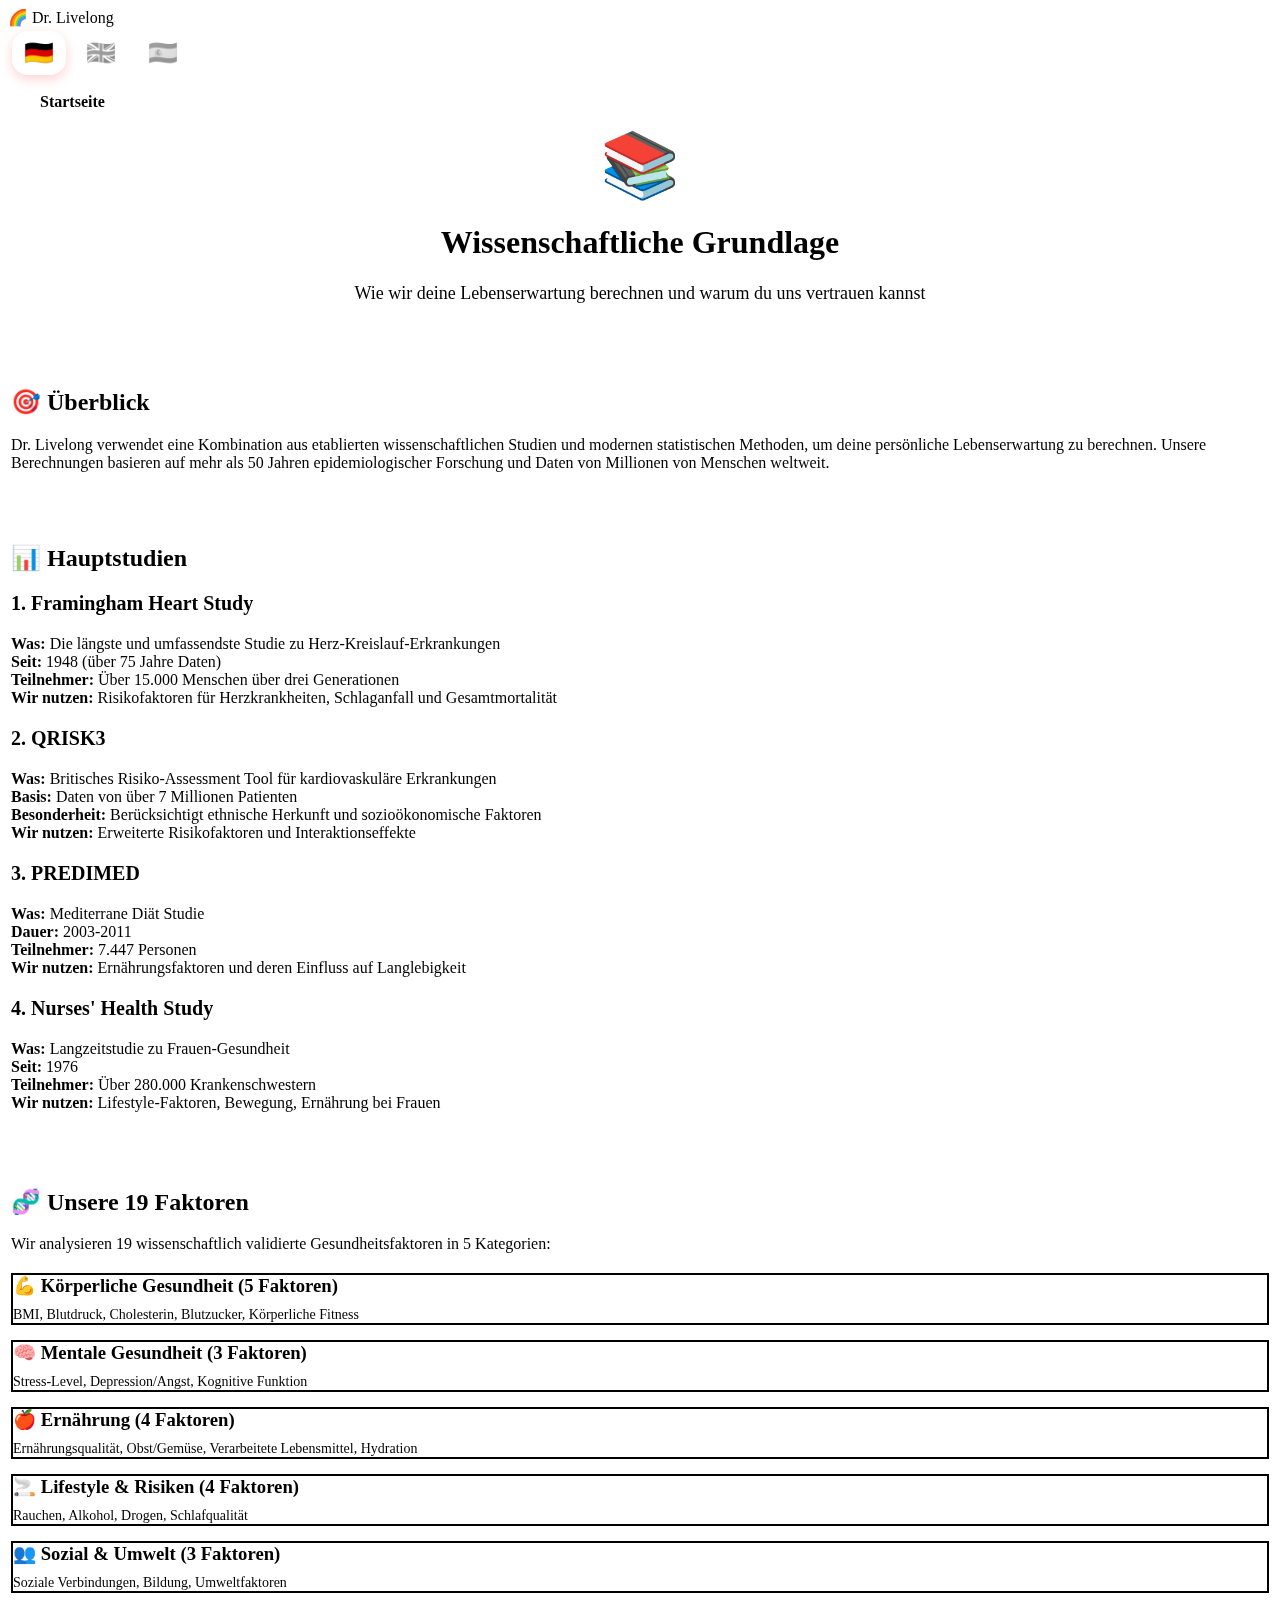
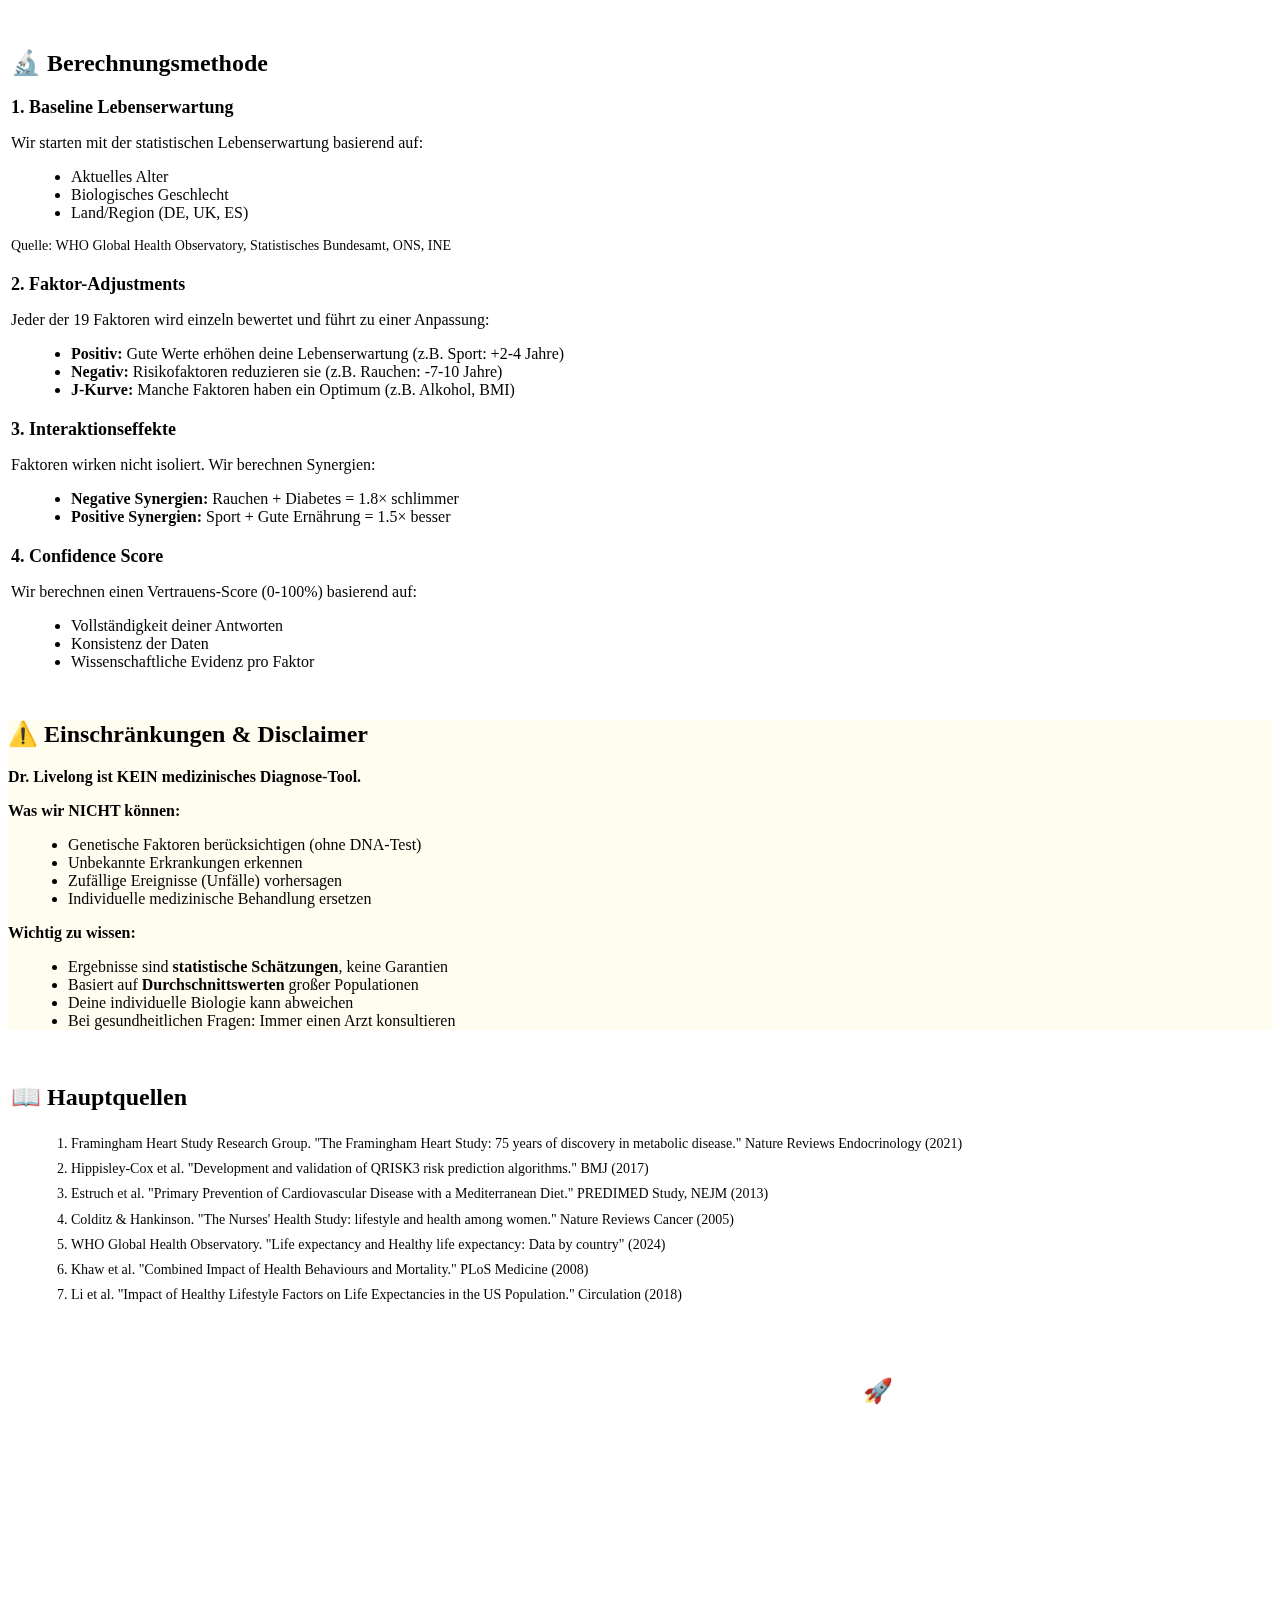
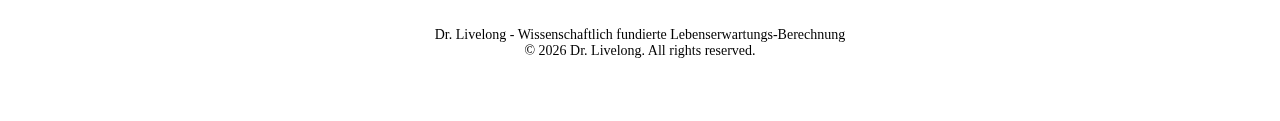
<file: methodology.html>
<!DOCTYPE html>
<html lang="de">
<head>
    <meta charset="UTF-8">
    <meta name="viewport" content="width=device-width, initial-scale=1.0">
    <meta name="description" content="Dr. Livelong - Wissenschaftliche Grundlage: Wie wir deine Lebenserwartung berechnen">
    <title>Dr. Livelong - Methodologie</title>
    
    <!-- Favicon -->
    <link rel="icon" href="data:image/svg+xml,<svg xmlns='http://www.w3.org/2000/svg' viewBox='0 0 100 100'><text y='.9em' font-size='90'>🌈</text></svg>">
    
    <!-- CSS -->
    <link rel="stylesheet" href="css/main.css">
    <link rel="stylesheet" href="css/components.css">
    <link rel="stylesheet" href="css/animations.css">
</head>
<body>
    <!-- Background Circles -->
    <div class="background-circles" style="opacity: 0.3;">
        <div class="circle circle-1"></div>
        <div class="circle circle-2"></div>
        <div class="circle circle-3"></div>
        <div class="circle circle-4"></div>
        <div class="circle circle-5"></div>
        <div class="circle circle-6"></div>
    </div>

    <!-- Header with Language Selector -->
    <header>
        <div class="logo">🌈 Dr. Livelong</div>
        
        <div class="language-selector">
            <button class="lang-btn" data-lang="de">🇩🇪</button>
            <button class="lang-btn" data-lang="en">🇬🇧</button>
            <button class="lang-btn" data-lang="es">🇪🇸</button>
        </div>
        
        <a href="index.html" class="btn btn-secondary" data-i18n="btn_home">Startseite</a>
    </header>

    <!-- Main Content -->
    <div class="container-narrow section">
        <!-- Header -->
        <div class="card" style="text-align: center; margin-bottom: 40px;">
            <div style="font-size: 64px; margin-bottom: 20px;">📚</div>
            <h1 data-i18n="title">Wissenschaftliche Grundlage</h1>
            <p data-i18n="subtitle" style="color: var(--text-medium); font-size: 18px;">
                Wie wir deine Lebenserwartung berechnen und warum du uns vertrauen kannst
            </p>
        </div>

        <!-- Overview -->
        <div class="card" style="margin-bottom: 30px;">
            <h2 data-i18n="overview_title">🎯 Überblick</h2>
            <p data-i18n="overview_text">
                Dr. Livelong verwendet eine Kombination aus etablierten wissenschaftlichen Studien und 
                modernen statistischen Methoden, um deine persönliche Lebenserwartung zu berechnen. 
                Unsere Berechnungen basieren auf mehr als 50 Jahren epidemiologischer Forschung und 
                Daten von Millionen von Menschen weltweit.
            </p>
        </div>

        <!-- Main Studies -->
        <div class="card" style="margin-bottom: 30px;">
            <h2 data-i18n="studies_title">📊 Hauptstudien</h2>
            
            <div style="margin: 20px 0;">
                <h3 style="color: var(--color-coral); font-size: 20px;">1. Framingham Heart Study</h3>
                <p style="margin: 10px 0;">
                    <strong>Was:</strong> Die längste und umfassendste Studie zu Herz-Kreislauf-Erkrankungen<br>
                    <strong>Seit:</strong> 1948 (über 75 Jahre Daten)<br>
                    <strong>Teilnehmer:</strong> Über 15.000 Menschen über drei Generationen<br>
                    <strong>Wir nutzen:</strong> Risikofaktoren für Herzkrankheiten, Schlaganfall und Gesamtmortalität
                </p>
            </div>

            <div style="margin: 20px 0;">
                <h3 style="color: var(--color-turquoise); font-size: 20px;">2. QRISK3</h3>
                <p style="margin: 10px 0;">
                    <strong>Was:</strong> Britisches Risiko-Assessment Tool für kardiovaskuläre Erkrankungen<br>
                    <strong>Basis:</strong> Daten von über 7 Millionen Patienten<br>
                    <strong>Besonderheit:</strong> Berücksichtigt ethnische Herkunft und sozioökonomische Faktoren<br>
                    <strong>Wir nutzen:</strong> Erweiterte Risikofaktoren und Interaktionseffekte
                </p>
            </div>

            <div style="margin: 20px 0;">
                <h3 style="color: var(--color-mint); font-size: 20px;">3. PREDIMED</h3>
                <p style="margin: 10px 0;">
                    <strong>Was:</strong> Mediterrane Diät Studie<br>
                    <strong>Dauer:</strong> 2003-2011<br>
                    <strong>Teilnehmer:</strong> 7.447 Personen<br>
                    <strong>Wir nutzen:</strong> Ernährungsfaktoren und deren Einfluss auf Langlebigkeit
                </p>
            </div>

            <div style="margin: 20px 0;">
                <h3 style="color: var(--color-purple); font-size: 20px;">4. Nurses' Health Study</h3>
                <p style="margin: 10px 0;">
                    <strong>Was:</strong> Langzeitstudie zu Frauen-Gesundheit<br>
                    <strong>Seit:</strong> 1976<br>
                    <strong>Teilnehmer:</strong> Über 280.000 Krankenschwestern<br>
                    <strong>Wir nutzen:</strong> Lifestyle-Faktoren, Bewegung, Ernährung bei Frauen
                </p>
            </div>
        </div>

        <!-- 19 Factors -->
        <div class="card" style="margin-bottom: 30px;">
            <h2 data-i18n="factors_title">🧬 Unsere 19 Faktoren</h2>
            <p style="margin-bottom: 20px;">
                Wir analysieren 19 wissenschaftlich validierte Gesundheitsfaktoren in 5 Kategorien:
            </p>

            <div style="display: grid; gap: 15px;">
                <div class="card card-coral" style="border-width: 2px;">
                    <h3 style="margin: 0 0 10px 0;">💪 Körperliche Gesundheit (5 Faktoren)</h3>
                    <p style="margin: 0; font-size: 14px;">
                        BMI, Blutdruck, Cholesterin, Blutzucker, Körperliche Fitness
                    </p>
                </div>

                <div class="card card-turquoise" style="border-width: 2px;">
                    <h3 style="margin: 0 0 10px 0;">🧠 Mentale Gesundheit (3 Faktoren)</h3>
                    <p style="margin: 0; font-size: 14px;">
                        Stress-Level, Depression/Angst, Kognitive Funktion
                    </p>
                </div>

                <div class="card card-mint" style="border-width: 2px;">
                    <h3 style="margin: 0 0 10px 0;">🍎 Ernährung (4 Faktoren)</h3>
                    <p style="margin: 0; font-size: 14px;">
                        Ernährungsqualität, Obst/Gemüse, Verarbeitete Lebensmittel, Hydration
                    </p>
                </div>

                <div class="card card-purple" style="border-width: 2px;">
                    <h3 style="margin: 0 0 10px 0;">🚬 Lifestyle & Risiken (4 Faktoren)</h3>
                    <p style="margin: 0; font-size: 14px;">
                        Rauchen, Alkohol, Drogen, Schlafqualität
                    </p>
                </div>

                <div class="card card-yellow" style="border-width: 2px;">
                    <h3 style="margin: 0 0 10px 0;">👥 Sozial & Umwelt (3 Faktoren)</h3>
                    <p style="margin: 0; font-size: 14px;">
                        Soziale Verbindungen, Bildung, Umweltfaktoren
                    </p>
                </div>
            </div>
        </div>

        <!-- Calculation Method -->
        <div class="card" style="margin-bottom: 30px;">
            <h2 data-i18n="method_title">🔬 Berechnungsmethode</h2>
            
            <h3 style="font-size: 18px; margin: 20px 0 10px 0;">1. Baseline Lebenserwartung</h3>
            <p>
                Wir starten mit der statistischen Lebenserwartung basierend auf:
            </p>
            <ul style="margin-left: 20px; color: var(--text-medium);">
                <li>Aktuelles Alter</li>
                <li>Biologisches Geschlecht</li>
                <li>Land/Region (DE, UK, ES)</li>
            </ul>
            <p style="font-size: 14px; color: var(--text-light); margin-top: 10px;">
                Quelle: WHO Global Health Observatory, Statistisches Bundesamt, ONS, INE
            </p>

            <h3 style="font-size: 18px; margin: 20px 0 10px 0;">2. Faktor-Adjustments</h3>
            <p>
                Jeder der 19 Faktoren wird einzeln bewertet und führt zu einer Anpassung:
            </p>
            <ul style="margin-left: 20px; color: var(--text-medium);">
                <li><strong>Positiv:</strong> Gute Werte erhöhen deine Lebenserwartung (z.B. Sport: +2-4 Jahre)</li>
                <li><strong>Negativ:</strong> Risikofaktoren reduzieren sie (z.B. Rauchen: -7-10 Jahre)</li>
                <li><strong>J-Kurve:</strong> Manche Faktoren haben ein Optimum (z.B. Alkohol, BMI)</li>
            </ul>

            <h3 style="font-size: 18px; margin: 20px 0 10px 0;">3. Interaktionseffekte</h3>
            <p>
                Faktoren wirken nicht isoliert. Wir berechnen Synergien:
            </p>
            <ul style="margin-left: 20px; color: var(--text-medium);">
                <li><strong>Negative Synergien:</strong> Rauchen + Diabetes = 1.8× schlimmer</li>
                <li><strong>Positive Synergien:</strong> Sport + Gute Ernährung = 1.5× besser</li>
            </ul>

            <h3 style="font-size: 18px; margin: 20px 0 10px 0;">4. Confidence Score</h3>
            <p>
                Wir berechnen einen Vertrauens-Score (0-100%) basierend auf:
            </p>
            <ul style="margin-left: 20px; color: var(--text-medium);">
                <li>Vollständigkeit deiner Antworten</li>
                <li>Konsistenz der Daten</li>
                <li>Wissenschaftliche Evidenz pro Faktor</li>
            </ul>
        </div>

        <!-- Limitations -->
        <div class="card" style="background: rgba(255,230,109,0.1); border: 2px solid var(--color-yellow); margin-bottom: 30px;">
            <h2 style="color: var(--text-dark);">⚠️ Einschränkungen & Disclaimer</h2>
            <p><strong>Dr. Livelong ist KEIN medizinisches Diagnose-Tool.</strong></p>
            
            <h3 style="font-size: 16px; margin: 15px 0 8px 0;">Was wir NICHT können:</h3>
            <ul style="margin-left: 20px; color: var(--text-medium);">
                <li>Genetische Faktoren berücksichtigen (ohne DNA-Test)</li>
                <li>Unbekannte Erkrankungen erkennen</li>
                <li>Zufällige Ereignisse (Unfälle) vorhersagen</li>
                <li>Individuelle medizinische Behandlung ersetzen</li>
            </ul>

            <h3 style="font-size: 16px; margin: 15px 0 8px 0;">Wichtig zu wissen:</h3>
            <ul style="margin-left: 20px; color: var(--text-medium);">
                <li>Ergebnisse sind <strong>statistische Schätzungen</strong>, keine Garantien</li>
                <li>Basiert auf <strong>Durchschnittswerten</strong> großer Populationen</li>
                <li>Deine individuelle Biologie kann abweichen</li>
                <li>Bei gesundheitlichen Fragen: Immer einen Arzt konsultieren</li>
            </ul>
        </div>

        <!-- References -->
        <div class="card" style="margin-bottom: 30px;">
            <h2 data-i18n="references_title">📖 Hauptquellen</h2>
            <ol style="margin-left: 20px; color: var(--text-medium); font-size: 14px; line-height: 1.8;">
                <li>Framingham Heart Study Research Group. "The Framingham Heart Study: 75 years of discovery in metabolic disease." Nature Reviews Endocrinology (2021)</li>
                <li>Hippisley-Cox et al. "Development and validation of QRISK3 risk prediction algorithms." BMJ (2017)</li>
                <li>Estruch et al. "Primary Prevention of Cardiovascular Disease with a Mediterranean Diet." PREDIMED Study, NEJM (2013)</li>
                <li>Colditz & Hankinson. "The Nurses' Health Study: lifestyle and health among women." Nature Reviews Cancer (2005)</li>
                <li>WHO Global Health Observatory. "Life expectancy and Healthy life expectancy: Data by country" (2024)</li>
                <li>Khaw et al. "Combined Impact of Health Behaviours and Mortality." PLoS Medicine (2008)</li>
                <li>Li et al. "Impact of Healthy Lifestyle Factors on Life Expectancies in the US Population." Circulation (2018)</li>
            </ol>
        </div>

        <!-- CTA -->
        <div class="card" style="text-align: center; background: var(--gradient-primary); color: white;">
            <h2 style="color: white; margin-bottom: 15px;">Bereit, deine Lebenserwartung zu berechnen? 🚀</h2>
            <p style="margin-bottom: 25px;">
                Wissenschaftlich fundiert. Kostenlos. In 10 Minuten.
            </p>
            <a href="meta.html" class="btn" style="background: white; color: var(--color-coral); font-weight: 700;">
                Jetzt starten
            </a>
        </div>
    </div>

    <!-- Footer -->
    <footer style="background: rgba(255, 255, 255, 0.8); padding: 40px; text-align: center; margin-top: 60px;">
        <p style="color: var(--text-medium); font-size: 14px;">
            Dr. Livelong - Wissenschaftlich fundierte Lebenserwartungs-Berechnung<br>
            © 2026 Dr. Livelong. All rights reserved.
        </p>
    </footer>

    <!-- Language Selector Styles -->
    <style>
        .language-selector {
            display: flex;
            gap: 8px;
            background: rgba(255, 255, 255, 0.9);
            padding: 4px;
            border-radius: 20px;
        }

        .lang-btn {
            background: transparent;
            border: none;
            font-size: 24px;
            cursor: pointer;
            padding: 8px 12px;
            border-radius: 16px;
            transition: all 0.3s ease;
            filter: grayscale(1) opacity(0.5);
        }

        .lang-btn:hover {
            filter: grayscale(0) opacity(0.8);
            transform: scale(1.1);
        }

        .lang-btn.active {
            background: var(--gradient-primary);
            filter: grayscale(0) opacity(1);
            box-shadow: 0 4px 12px rgba(255, 107, 107, 0.3);
        }

        @media (max-width: 768px) {
            header {
                flex-wrap: wrap;
                gap: 15px;
            }

            .language-selector {
                order: 3;
                width: 100%;
                justify-content: center;
            }
        }
    </style>

    <!-- JavaScript -->
    <script type="module">
        // i18n Texts
        const TEXTS = {
            de: {
                btn_home: 'Startseite',
                title: 'Wissenschaftliche Grundlage',
                subtitle: 'Wie wir deine Lebenserwartung berechnen und warum du uns vertrauen kannst',
                overview_title: '🎯 Überblick',
                studies_title: '📊 Hauptstudien',
                factors_title: '🧬 Unsere 19 Faktoren',
                method_title: '🔬 Berechnungsmethode',
                references_title: '📖 Hauptquellen'
            },
            en: {
                btn_home: 'Home',
                title: 'Scientific Foundation',
                subtitle: 'How we calculate your life expectancy and why you can trust us',
                overview_title: '🎯 Overview',
                studies_title: '📊 Main Studies',
                factors_title: '🧬 Our 19 Factors',
                method_title: '🔬 Calculation Method',
                references_title: '📖 Main References'
            },
            es: {
                btn_home: 'Inicio',
                title: 'Base Científica',
                subtitle: 'Cómo calculamos tu esperanza de vida y por qué puedes confiar en nosotros',
                overview_title: '🎯 Descripción General',
                studies_title: '📊 Estudios Principales',
                factors_title: '🧬 Nuestros 19 Factores',
                method_title: '🔬 Método de Cálculo',
                references_title: '📖 Referencias Principales'
            }
        };

        // Get current language
        let currentLang = localStorage.getItem('dr_livelong_lang') || 'de';

        // Update language
        function updateLanguage(lang) {
            currentLang = lang;
            localStorage.setItem('dr_livelong_lang', lang);
            document.documentElement.lang = lang;

            document.querySelectorAll('[data-i18n]').forEach(el => {
                const key = el.getAttribute('data-i18n');
                if (TEXTS[lang] && TEXTS[lang][key]) {
                    el.textContent = TEXTS[lang][key];
                }
            });

            document.querySelectorAll('.lang-btn').forEach(btn => {
                btn.classList.remove('active');
                if (btn.getAttribute('data-lang') === lang) {
                    btn.classList.add('active');
                }
            });
        }

        // Language selector
        document.querySelectorAll('.lang-btn').forEach(btn => {
            btn.addEventListener('click', () => {
                updateLanguage(btn.getAttribute('data-lang'));
            });
        });

        // Initialize
        updateLanguage(currentLang);
    </script>
</body>
</html>
</file>
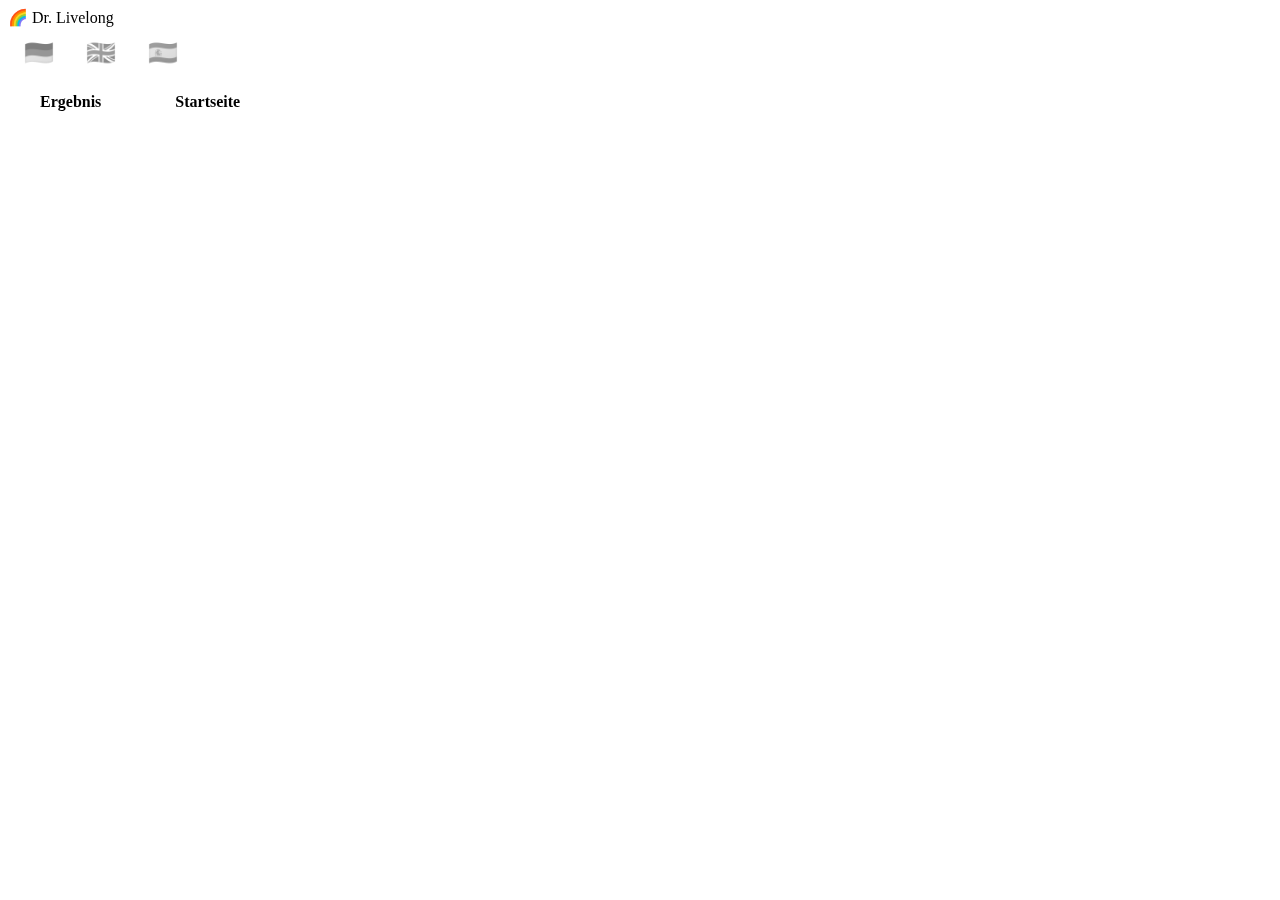
<file: profile.html>
<!DOCTYPE html>
<html lang="de">
<head>
    <meta charset="UTF-8">
    <meta name="viewport" content="width=device-width, initial-scale=1.0">
    <meta name="description" content="Dr. Livelong - Dein detailliertes Gesundheitsprofil mit personalisierten Empfehlungen">
    <title>Dr. Livelong - Dein Profil</title>
    
    <!-- Favicon -->
    <link rel="icon" href="data:image/svg+xml,<svg xmlns='http://www.w3.org/2000/svg' viewBox='0 0 100 100'><text y='.9em' font-size='90'>🌈</text></svg>">
    
    <!-- CSS -->
    <link rel="stylesheet" href="css/main.css">
    <link rel="stylesheet" href="css/components.css">
    <link rel="stylesheet" href="css/animations.css">
</head>
<body>
    <!-- Background Circles -->
    <div class="background-circles">
        <div class="circle circle-1"></div>
        <div class="circle circle-2"></div>
        <div class="circle circle-3"></div>
        <div class="circle circle-4"></div>
        <div class="circle circle-5"></div>
        <div class="circle circle-6"></div>
    </div>

    <!-- Header with Language Selector -->
    <header>
        <div class="logo">🌈 Dr. Livelong</div>
        
        <div class="language-selector">
            <button class="lang-btn" data-lang="de">🇩🇪</button>
            <button class="lang-btn" data-lang="en">🇬🇧</button>
            <button class="lang-btn" data-lang="es">🇪🇸</button>
        </div>
        
        <div style="display: flex; gap: 10px;">
            <a href="result.html" class="btn btn-secondary" data-i18n="btn_result">Ergebnis</a>
            <a href="index.html" class="btn btn-secondary" data-i18n="btn_home">Startseite</a>
        </div>
    </header>

    <!-- Profile Container -->
    <div id="profile-container" class="container section">
        <!-- profile_render.js renders everything here -->
    </div>

    <!-- Language Selector Styles -->
    <style>
        .language-selector {
            display: flex;
            gap: 8px;
            background: rgba(255, 255, 255, 0.9);
            padding: 4px;
            border-radius: 20px;
        }

        .lang-btn {
            background: transparent;
            border: none;
            font-size: 24px;
            cursor: pointer;
            padding: 8px 12px;
            border-radius: 16px;
            transition: all 0.3s ease;
            filter: grayscale(1) opacity(0.5);
        }

        .lang-btn:hover {
            filter: grayscale(0) opacity(0.8);
            transform: scale(1.1);
        }

        .lang-btn.active {
            background: var(--gradient-primary);
            filter: grayscale(0) opacity(1);
            box-shadow: 0 4px 12px rgba(255, 107, 107, 0.3);
        }

        @media (max-width: 768px) {
            header {
                flex-wrap: wrap;
                gap: 15px;
            }

            .language-selector {
                order: 3;
                width: 100%;
                justify-content: center;
            }

            header > div:last-child {
                order: 4;
                width: 100%;
                justify-content: center;
            }
        }
    </style>

    <!-- JavaScript -->
    <script type="module">
        import { renderProfile } from './js/ui/profile_render.js';
        import { checkAccess } from './js/ui/paywall.js';
        import { getCalculation } from './js/core/state.js';

        // i18n Texts
        const TEXTS = {
            de: {
                btn_result: 'Ergebnis',
                btn_home: 'Startseite',
                no_access_title: 'Kein Zugriff',
                no_access_message: 'Bitte schalte zuerst die Premium-Version frei, um dein detailliertes Profil zu sehen.',
                btn_unlock: 'Premium freischalten',
                no_result_title: 'Kein Ergebnis gefunden',
                no_result_message: 'Bitte führe zuerst den Test durch.',
                btn_start_test: 'Zum Test'
            },
            en: {
                btn_result: 'Result',
                btn_home: 'Home',
                no_access_title: 'No Access',
                no_access_message: 'Please unlock the Premium version first to see your detailed profile.',
                btn_unlock: 'Unlock Premium',
                no_result_title: 'No result found',
                no_result_message: 'Please complete the test first.',
                btn_start_test: 'Start Test'
            },
            es: {
                btn_result: 'Resultado',
                btn_home: 'Inicio',
                no_access_title: 'Sin Acceso',
                no_access_message: 'Por favor desbloquea la versión Premium primero para ver tu perfil detallado.',
                btn_unlock: 'Desbloquear Premium',
                no_result_title: 'No se encontró resultado',
                no_result_message: 'Por favor completa el test primero.',
                btn_start_test: 'Iniciar Test'
            }
        };

        // Get current language
        let currentLang = localStorage.getItem('dr_livelong_lang') || 'de';

        // Update language
        function updateLanguage(lang) {
            currentLang = lang;
            localStorage.setItem('dr_livelong_lang', lang);
            document.documentElement.lang = lang;

            document.querySelectorAll('[data-i18n]').forEach(el => {
                const key = el.getAttribute('data-i18n');
                if (TEXTS[lang] && TEXTS[lang][key]) {
                    el.textContent = TEXTS[lang][key];
                }
            });

            document.querySelectorAll('.lang-btn').forEach(btn => {
                btn.classList.remove('active');
                if (btn.getAttribute('data-lang') === lang) {
                    btn.classList.add('active');
                }
            });
        }

        // Language selector
        document.querySelectorAll('.lang-btn').forEach(btn => {
            btn.addEventListener('click', () => {
                updateLanguage(btn.getAttribute('data-lang'));
                // Reload page to re-render in new language
                location.reload();
            });
        });

        // Check access and calculation
        const hasAccess = checkAccess();
        const calculation = getCalculation();
        const container = document.getElementById('profile-container');

        if (!calculation) {
            // No result found
            container.innerHTML = `
                <div class="card" style="text-align: center; max-width: 600px; margin: 100px auto;">
                    <div style="font-size: 64px; margin-bottom: 20px;">❌</div>
                    <h2 data-i18n="no_result_title">${TEXTS[currentLang].no_result_title}</h2>
                    <p data-i18n="no_result_message" style="color: var(--text-medium); margin: 20px 0;">
                        ${TEXTS[currentLang].no_result_message}
                    </p>
                    <a href="meta.html" class="btn btn-primary btn-large" data-i18n="btn_start_test">
                        ${TEXTS[currentLang].btn_start_test}
                    </a>
                </div>
            `;
        } else if (!hasAccess) {
            // No access - show paywall
            container.innerHTML = `
                <div class="card" style="text-align: center; max-width: 600px; margin: 100px auto;">
                    <div style="font-size: 64px; margin-bottom: 20px;">🔒</div>
                    <h2 data-i18n="no_access_title">${TEXTS[currentLang].no_access_title}</h2>
                    <p data-i18n="no_access_message" style="color: var(--text-medium); margin: 20px 0;">
                        ${TEXTS[currentLang].no_access_message}
                    </p>
                    <a href="result.html" class="btn btn-primary btn-large" data-i18n="btn_unlock">
                        ${TEXTS[currentLang].btn_unlock}
                    </a>
                </div>
            `;
        } else {
            // Has access - render profile
            updateLanguage(currentLang);
            renderProfile();
        }

        // Check URL for access token (for future backend integration)
        const urlParams = window.location.pathname.split('/');
        if (urlParams[1] === 'profile' && urlParams[2]) {
            const token = urlParams[2];
            console.log('Profile token from URL:', token);
            // Future: Load profile from backend using token
            // For now: Just log it
        }
    </script>
</body>
</html>
</file>
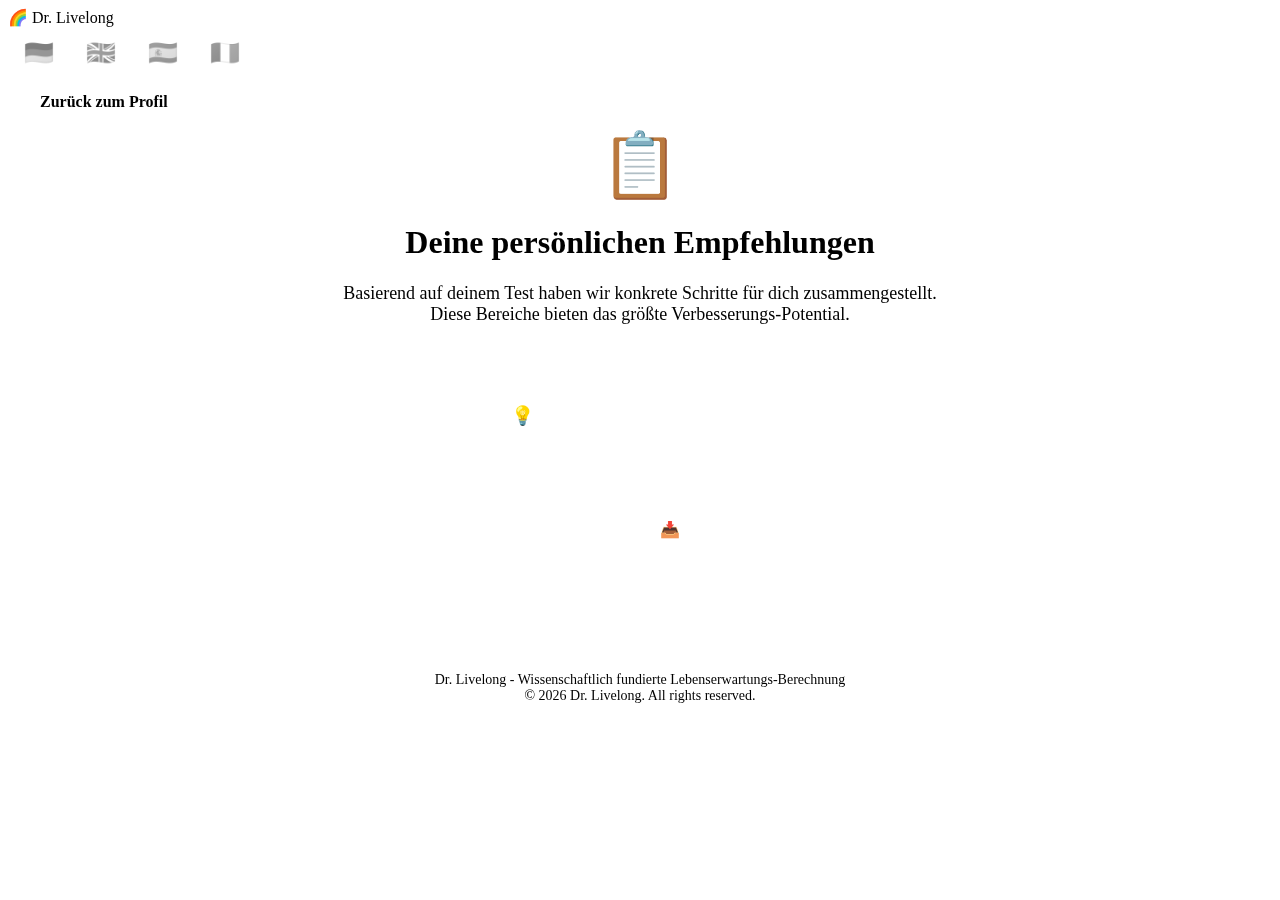
<file: recommendations.html>
<!DOCTYPE html>
<html lang="de">
<head>
    <meta charset="UTF-8">
    <meta name="viewport" content="width=device-width, initial-scale=1.0">
    <meta name="description" content="Dr. Livelong - Deine persönlichen Empfehlungen für ein längeres Leben">
    <title>Deine Empfehlungen - Dr. Livelong</title>
    
    <!-- Favicon -->
    <link rel="icon" href="data:image/svg+xml,<svg xmlns='http://www.w3.org/2000/svg' viewBox='0 0 100 100'><text y='.9em' font-size='90'>🌈</text></svg>">
    
    <!-- CSS -->
    <link rel="stylesheet" href="css/main.css">
    <link rel="stylesheet" href="css/components.css">
    <link rel="stylesheet" href="css/animations.css">
</head>
<body>
    <!-- Background Circles -->
    <div class="background-circles">
        <div class="circle circle-1"></div>
        <div class="circle circle-2"></div>
        <div class="circle circle-3"></div>
        <div class="circle circle-4"></div>
        <div class="circle circle-5"></div>
        <div class="circle circle-6"></div>
    </div>

    <!-- Header -->
    <header>
        <div class="logo">🌈 Dr. Livelong</div>
        
        <div class="language-selector">
            <button class="lang-btn" data-lang="de">🇩🇪</button>
            <button class="lang-btn" data-lang="en">🇬🇧</button>
            <button class="lang-btn" data-lang="es">🇪🇸</button>
            <button class="lang-btn" data-lang="fr">🇫🇷</button>
        </div>
        
        <a href="profile.html" class="btn btn-secondary">Zurück zum Profil</a>
    </header>

    <!-- Main Content -->
    <div class="container section">
        
        <!-- Intro Card -->
        <div class="card" style="text-align: center; margin-bottom: 40px;">
            <div style="font-size: 64px; margin-bottom: 20px;">📋</div>
            <h1>Deine persönlichen Empfehlungen</h1>
            <p style="color: var(--text-medium); font-size: 18px; margin: 15px 0;">
                Basierend auf deinem Test haben wir konkrete Schritte für dich zusammengestellt.
                <br>Diese Bereiche bieten das größte Verbesserungs-Potential.
            </p>
            <div id="test-date" style="font-size: 14px; color: var(--text-light); margin-top: 10px;"></div>
        </div>

        <!-- Recommendations Container -->
        <div id="recommendations-container">
            <!-- Wird dynamisch gefüllt -->
        </div>

        <!-- No Recommendations -->
        <div id="no-recommendations" style="display: none;" class="card" style="text-align: center;">
            <div style="font-size: 64px; margin-bottom: 20px;">🎉</div>
            <h2>Fantastisch!</h2>
            <p style="color: var(--text-medium); font-size: 18px;">
                Du hast keine Risikofaktoren identifiziert. Dein Lebensstil ist bereits optimal!
                <br>Weiter so! 💪
            </p>
            <a href="profile.html" class="btn" style="margin-top: 20px;">Zurück zum Profil</a>
        </div>

        <!-- CTA -->
        <div class="card" style="text-align: center; background: var(--gradient-primary); color: white; margin-top: 40px;">
            <h3 style="color: white; margin-bottom: 15px;">💡 Tipp für nachhaltigen Erfolg</h3>
            <p style="margin-bottom: 25px;">
                Konzentriere dich auf 1-2 Bereiche gleichzeitig.<br>
                Kleine, konstante Schritte sind nachhaltiger als große Sprünge.
            </p>
            <div style="display: flex; gap: 15px; justify-content: center; flex-wrap: wrap;">
                <a href="profile.html" class="btn" style="background: white; color: var(--color-coral);">
                    Zurück zum Profil
                </a>
                <button id="download-pdf-btn" class="btn" style="background: rgba(255,255,255,0.2); color: white; border: 2px solid white;">
                    📥 Als PDF downloaden
                </button>
            </div>
        </div>

    </div>

    <!-- Footer -->
    <footer style="background: rgba(255, 255, 255, 0.8); padding: 40px; text-align: center; margin-top: 60px;">
        <p style="color: var(--text-medium); font-size: 14px;">
            Dr. Livelong - Wissenschaftlich fundierte Lebenserwartungs-Berechnung<br>
            © 2026 Dr. Livelong. All rights reserved.
        </p>
    </footer>

    <!-- Language Selector Styles -->
    <style>
        .language-selector {
            display: flex;
            gap: 8px;
            background: rgba(255, 255, 255, 0.9);
            padding: 4px;
            border-radius: 20px;
        }

        .lang-btn {
            background: transparent;
            border: none;
            font-size: 24px;
            cursor: pointer;
            padding: 8px 12px;
            border-radius: 16px;
            transition: all 0.3s ease;
            filter: grayscale(1) opacity(0.5);
        }

        .lang-btn:hover {
            filter: grayscale(0) opacity(0.8);
            transform: scale(1.1);
        }

        .lang-btn.active {
            background: var(--gradient-primary);
            filter: grayscale(0) opacity(1);
            box-shadow: 0 4px 12px rgba(255, 107, 107, 0.3);
        }

        .recommendation-card {
            margin-bottom: 30px;
            border-width: 2px;
            transition: all 0.3s ease;
        }

        .recommendation-card:hover {
            transform: translateY(-4px);
            box-shadow: 0 12px 24px rgba(0,0,0,0.1);
        }

        .factor-header {
            display: flex;
            align-items: center;
            justify-content: space-between;
            margin-bottom: 20px;
            flex-wrap: wrap;
            gap: 15px;
        }

        .factor-title {
            display: flex;
            align-items: center;
            gap: 12px;
            font-size: 28px;
            font-weight: 700;
        }

        .factor-emoji {
            font-size: 48px;
        }

        .factor-status {
            display: flex;
            align-items: center;
            gap: 10px;
            font-size: 14px;
            font-weight: 600;
        }

        .status-badge {
            padding: 6px 16px;
            border-radius: 20px;
            font-weight: 600;
            font-size: 12px;
            text-transform: uppercase;
            letter-spacing: 0.5px;
        }

        .status-poor {
            background: rgba(231, 76, 60, 0.15);
            color: #E74C3C;
        }

        .status-moderate {
            background: rgba(230, 126, 34, 0.15);
            color: #E67E22;
        }

        .status-neutral {
            background: rgba(241, 196, 15, 0.15);
            color: #F39C12;
        }

        .impact-badge {
            padding: 6px 16px;
            border-radius: 20px;
            background: rgba(255, 107, 107, 0.15);
            color: var(--color-coral);
            font-weight: 700;
            font-size: 14px;
        }

        .section-block {
            margin: 25px 0;
        }

        .section-title {
            font-size: 18px;
            font-weight: 700;
            color: var(--text-dark);
            margin-bottom: 12px;
            display: flex;
            align-items: center;
            gap: 8px;
        }

        .steps-list {
            margin-left: 0;
            padding-left: 0;
            list-style: none;
        }

        .steps-list li {
            padding: 12px;
            margin-bottom: 10px;
            background: rgba(168, 230, 207, 0.1);
            border-radius: 8px;
            border-left: 4px solid var(--color-mint);
            line-height: 1.6;
        }

        .steps-list li strong {
            color: var(--color-turquoise);
        }

        .difficulty-indicator {
            display: inline-flex;
            align-items: center;
            gap: 6px;
            padding: 8px 16px;
            border-radius: 20px;
            font-size: 14px;
            font-weight: 600;
        }

        .difficulty-easy {
            background: rgba(168, 230, 207, 0.2);
            color: var(--color-mint);
        }

        .difficulty-medium {
            background: rgba(255, 230, 109, 0.2);
            color: var(--color-yellow);
        }

        .difficulty-hard {
            background: rgba(255, 107, 107, 0.2);
            color: var(--color-coral);
        }

        .expected-gain {
            display: inline-flex;
            align-items: center;
            gap: 6px;
            padding: 8px 16px;
            border-radius: 20px;
            background: rgba(102, 217, 232, 0.2);
            color: var(--color-turquoise);
            font-weight: 700;
            font-size: 14px;
        }

        .meta-info {
            display: flex;
            justify-content: space-between;
            align-items: center;
            margin-top: 20px;
            padding-top: 20px;
            border-top: 2px dashed rgba(0,0,0,0.1);
            flex-wrap: wrap;
            gap: 15px;
        }

        @media (max-width: 768px) {
            header {
                flex-wrap: wrap;
                gap: 15px;
            }

            .language-selector {
                order: 3;
                width: 100%;
                justify-content: center;
            }

            .factor-header {
                flex-direction: column;
                align-items: flex-start;
            }

            .meta-info {
                flex-direction: column;
                align-items: flex-start;
            }
        }
    </style>

    <!-- JavaScript -->
    <script type="module">
        import { getCalculation, getAllMetaAnswers, getAllAnswers } from './js/core/state.js';
        import { generateProfile } from './js/core/profile.js';
        import { FACTORS } from './js/data/factors.js';

        // Get current language
        let currentLang = localStorage.getItem('dr_livelong_lang') || 'de';

        // Load calculation and generate profile FIRST (before any function calls)
        const calculation = getCalculation();

        if (!calculation || !calculation.timestamp) {
            alert('Keine Test-Daten gefunden. Bitte führe zuerst den Test durch.');
            window.location.href = 'meta.html';
        }

        const meta = getAllMetaAnswers();
        const answers = getAllAnswers();
        const profile = generateProfile(calculation, meta, answers);

        // Update language function
        function updateLanguage(lang) {
            currentLang = lang;
            localStorage.setItem('dr_livelong_lang', lang);
            document.documentElement.lang = lang;

            document.querySelectorAll('.lang-btn').forEach(btn => {
                btn.classList.remove('active');
                if (btn.getAttribute('data-lang') === lang) {
                    btn.classList.add('active');
                }
            });

            renderRecommendations();
        }

        // Language selector
        document.querySelectorAll('.lang-btn').forEach(btn => {
            btn.addEventListener('click', () => {
                updateLanguage(btn.getAttribute('data-lang'));
            });
        });

        // Render recommendations
        function renderRecommendations() {
            const container = document.getElementById('recommendations-container');
            const noRecommendations = document.getElementById('no-recommendations');

            // Show test date
            const testDate = new Date(calculation.timestamp || Date.now());
            document.getElementById('test-date').textContent = 
                `Test vom ${testDate.toLocaleDateString(currentLang === 'de' ? 'de-DE' : currentLang === 'en' ? 'en-US' : currentLang === 'es' ? 'es-ES' : 'fr-FR')}`;

            // Check if we have any recommendations
            const hasFactorActions = Object.values(profile.factor_analysis.factors).some(
                f => f.actionable_items && f.actionable_items.length > 0
            );
            const hasProfileRecs = profile.recommendations && profile.recommendations.length > 0;

            if (!hasFactorActions && !hasProfileRecs) {
                container.style.display = 'none';
                noRecommendations.style.display = 'block';
                return;
            }

            container.innerHTML = '';
            noRecommendations.style.display = 'none';

           // SECTION 1: Quick Actions (nur Faktoren mit Verbesserungspotential)
const factorsWithActions = [];
for (const [factorId, factorData] of Object.entries(profile.factor_analysis.factors)) {
    if (factorData.actionable_items && factorData.actionable_items.length > 0) {
        // Nur anzeigen wenn negativer Impact (Penalty < 0)
        if ((factorData.impact || 0) < 0) {
            factorsWithActions.push({
                id: factorId,
                data: factorData,
                penalty: factorData.impact || 0
            });
        }
    }
}
            factorsWithActions.sort((a, b) => a.penalty - b.penalty);

            if (factorsWithActions.length > 0) {
                const quickActionsTitle = document.createElement('h2');
                quickActionsTitle.style.cssText = `
                    font-size: 32px;
                    margin: 40px 0 20px 0;
                    text-align: center;
                    color: var(--text-dark);
                `;
                quickActionsTitle.textContent = {
                    de: '⚡ Schnelle Aktionen',
                    en: '⚡ Quick Actions',
                    es: '⚡ Acciones Rápidas',
                    fr: '⚡ Actions Rapides'
                }[currentLang];
                container.appendChild(quickActionsTitle);

                factorsWithActions.forEach(factor => {
                    const card = createQuickActionCard(factor.id, factor.data);
                    container.appendChild(card);
                });
            }

            // SECTION 2: Detailed Recommendations
            if (hasProfileRecs) {
                const detailedTitle = document.createElement('h2');
                detailedTitle.style.cssText = `
                    font-size: 32px;
                    margin: 60px 0 20px 0;
                    text-align: center;
                    color: var(--text-dark);
                `;
                detailedTitle.textContent = {
                    de: '📋 Detaillierte Empfehlungen',
                    en: '📋 Detailed Recommendations',
                    es: '📋 Recomendaciones Detalladas',
                    fr: '📋 Recommandations Détaillées'
                }[currentLang];
                container.appendChild(detailedTitle);

                const subtitle = document.createElement('p');
                subtitle.style.cssText = `
                    text-align: center;
                    color: var(--text-medium);
                    font-size: 16px;
                    margin-bottom: 30px;
                `;
                subtitle.textContent = {
                    de: 'Priorisiert nach Wichtigkeit und Umsetzbarkeit',
                    en: 'Prioritized by importance and feasibility',
                    es: 'Priorizadas por importancia y viabilidad',
                    fr: 'Priorisées par importance et faisabilité'
                }[currentLang];
                container.appendChild(subtitle);

                profile.recommendations.forEach((rec, index) => {
                    const card = createDetailedRecommendationCard(rec, index + 1);
                    container.appendChild(card);
                });
            }
        }

        // Create Quick Action Card
        function createQuickActionCard(factorId, factorData) {
            const factorDef = FACTORS[factorId];
            if (!factorDef) return document.createElement('div');

            const card = document.createElement('div');
            card.className = 'card recommendation-card';

            const levelColors = {
                poor: 'card-coral',
                moderate: 'card-yellow',
                neutral: 'card-mint'
            };
            card.classList.add(levelColors[factorData.level] || 'card-mint');

            const name = factorDef.label[currentLang] || factorDef.label.de;
            const emoji = factorDef.icon || '❓';

            const statusLabels = {
                poor: { de: 'Kritisch', en: 'Critical', es: 'Crítico', fr: 'Critique' },
                moderate: { de: 'Verbesserungswürdig', en: 'Needs Improvement', es: 'Mejorable', fr: 'À améliorer' },
                neutral: { de: 'Neutral', en: 'Neutral', es: 'Neutral', fr: 'Neutre' }
            };
            const statusLabel = statusLabels[factorData.level]?.[currentLang] || 'Neutral';

            const penalty = Math.abs(factorData.impact || 0);
            const impactLabel = {
                de: `${penalty.toFixed(1)} Jahre`,
                en: `${penalty.toFixed(1)} years`,
                es: `${penalty.toFixed(1)} años`,
                fr: `${penalty.toFixed(1)} ans`
            }[currentLang];

            const whyImportant = factorData.interpretation[currentLang] || factorData.interpretation.de;

            const whyTitle = {
                de: '❓ Warum ist das wichtig?',
                en: '❓ Why is this important?',
                es: '❓ ¿Por qué es importante?',
                fr: '❓ Pourquoi est-ce important?'
            }[currentLang];

        // Nutze den absoluten Impact als Potential Gain (wenn man optimiert, gewinnt man die Jahre zurück)
const totalPotentialGain = Math.abs(factorData.impact || 0);

const difficultyLabel = {
    de: 'Schwierigkeit:',
    en: 'Difficulty:',
    es: 'Dificultad:',
    fr: 'Difficulté:'
}[currentLang];

const gainLabel = {
    de: `Bis zu +${totalPotentialGain.toFixed(1)} Jahre möglich`,
    en: `Up to +${totalPotentialGain.toFixed(1)} years possible`,
    es: `Hasta +${totalPotentialGain.toFixed(1)} años posible`,
    fr: `Jusqu'à +${totalPotentialGain.toFixed(1)} ans possible`
}[currentLang];

const hasCritical = factorData.actionable_items.some(i => i.priority === 'critical');
const difficulty = hasCritical ? 'hard' : 'medium';
const difficultyIcons = {
    easy: '✅',
    medium: '⚠️',
    hard: '🔥'
};

            card.innerHTML = `
                <div class="factor-header">
                    <div class="factor-title">
                        <span class="factor-emoji">${emoji}</span>
                        <span>${name}</span>
                    </div>
                    <div class="factor-status">
                        <span class="status-badge status-${factorData.level}">${statusLabel}</span>
                        <span class="impact-badge">-${impactLabel}</span>
                    </div>
                </div>
                <div class="section-block">
                    <div class="section-title">${whyTitle}</div>
                    <p style="color: var(--text-medium); line-height: 1.8;">${whyImportant}</p>
                </div>
               
                <div class="meta-info">
                    <div>
                        <span style="color: var(--text-light); font-size: 14px; margin-right: 10px;">${difficultyLabel}</span>
                        <span class="difficulty-indicator difficulty-${difficulty}">
                            ${difficultyIcons[difficulty]} ${difficulty === 'hard' ? 'Schwer' : 'Mittel'}
                        </span>
                    </div>
                    <div>
                        <span class="expected-gain">🎯 ${gainLabel}</span>
                    </div>
                </div>
            `;

            return card;
        }

        // Create Detailed Recommendation Card
        function createDetailedRecommendationCard(rec, priority) {
            const priorityColors = {
                critical: '#e74c3c',
                high: '#e67e22',
                medium: '#f39c12',
                low: '#3498db'
            };

            const difficultyIcons = {
                easy: '😊',
                moderate: '🤔',
                hard: '💪',
                very_hard: '🏔️'
            };

            const card = document.createElement('div');
            card.className = 'card recommendation-card';
            card.style.cssText = `
                border: 3px solid ${priorityColors[rec.priority]};
                margin-bottom: 30px;
            `;

            const header = document.createElement('div');
            header.style.cssText = `
                display: flex;
                justify-content: space-between;
                align-items: flex-start;
                margin-bottom: 15px;
            `;

            const titleDiv = document.createElement('div');
            titleDiv.style.cssText = 'flex: 1;';

            const priorityBadge = document.createElement('div');
            priorityBadge.style.cssText = `
                background: ${priorityColors[rec.priority]};
                color: white;
                padding: 5px 12px;
                border-radius: 12px;
                font-size: 12px;
                font-weight: bold;
                margin-bottom: 10px;
                display: inline-block;
            `;
            priorityBadge.textContent = `PRIORITÄT ${priority}`;

            const title = document.createElement('h3');
            title.style.cssText = `
                margin: 10px 0 5px 0;
                font-size: 22px;
            `;
            title.textContent = rec.title[currentLang];

            const gain = document.createElement('div');
            gain.style.cssText = `
                font-size: 24px;
                font-weight: bold;
                color: #2ecc71;
                text-align: right;
            `;
            gain.textContent = `+${rec.potential_gain.toFixed(1)} Jahre`;

            titleDiv.appendChild(priorityBadge);
            titleDiv.appendChild(title);
            header.appendChild(titleDiv);
            header.appendChild(gain);

            const description = document.createElement('p');
            description.style.cssText = `
                font-size: 15px;
                line-height: 1.6;
                margin: 15px 0;
                color: #34495e;
            `;
            description.textContent = rec.description[currentLang];

            const meta = document.createElement('div');
            meta.style.cssText = `
                display: flex;
                gap: 15px;
                margin: 15px 0;
                font-size: 14px;
                flex-wrap: wrap;
            `;

            const difficulty = document.createElement('div');
            difficulty.innerHTML = `
                <strong>Schwierigkeit:</strong> 
                ${difficultyIcons[rec.difficulty]} 
                ${rec.difficulty}
            `;

            const timeframe = document.createElement('div');
            timeframe.innerHTML = `
                <strong>Zeitrahmen:</strong> ${rec.timeframe}
            `;

            meta.appendChild(difficulty);
            meta.appendChild(timeframe);

            const whyMatters = document.createElement('div');
            whyMatters.style.cssText = `
                background: #e8f4f8;
                padding: 15px;
                border-radius: 8px;
                margin: 15px 0;
            `;

            const whyTitle = document.createElement('div');
            whyTitle.style.cssText = `
                font-weight: bold;
                margin-bottom: 10px;
                color: #2c3e50;
            `;
            whyTitle.textContent = '💡 Warum das wichtig ist:';

            const whyList = document.createElement('ul');
            whyList.style.cssText = `
                margin: 0;
                padding-left: 20px;
                font-size: 14px;
            `;

            rec.why_it_matters[currentLang].forEach(point => {
                const li = document.createElement('li');
                li.style.marginBottom = '5px';
                li.textContent = point;
                whyList.appendChild(li);
            });

            whyMatters.appendChild(whyTitle);
            whyMatters.appendChild(whyList);

            const actionSteps = document.createElement('div');
            actionSteps.style.cssText = `
                background: #f0fff4;
                padding: 15px;
                border-radius: 8px;
                margin: 15px 0;
            `;

            const actionTitle = document.createElement('div');
            actionTitle.style.cssText = `
                font-weight: bold;
                margin-bottom: 10px;
                color: #2c3e50;
            `;
            actionTitle.textContent = '📋 Konkrete Schritte:';

            const actionList = document.createElement('ol');
            actionList.style.cssText = `
                margin: 0;
                padding-left: 20px;
                font-size: 14px;
            `;

            rec.action_steps[currentLang].forEach(step => {
                const li = document.createElement('li');
                li.style.marginBottom = '8px';
                li.textContent = step;
                actionList.appendChild(li);
            });

            actionSteps.appendChild(actionTitle);
            actionSteps.appendChild(actionList);

            const expandButton = document.createElement('button');
            expandButton.style.cssText = `
                width: 100%;
                padding: 12px;
                background: #f8f9fa;
                border: 1px solid #ddd;
                border-radius: 6px;
                cursor: pointer;
                font-size: 14px;
                margin-top: 15px;
                transition: background 0.2s;
            `;
            expandButton.textContent = '📖 Details anzeigen';

            const detailsDiv = document.createElement('div');
            detailsDiv.style.cssText = `
                display: none;
                margin-top: 15px;
            `;

            if (rec.implementation_timeline) {
                const timeline = createTimeline(rec.implementation_timeline[currentLang]);
                detailsDiv.appendChild(timeline);
            }

            if (rec.success_metrics) {
                const metrics = createMetrics(rec.success_metrics[currentLang]);
                detailsDiv.appendChild(metrics);
            }

            if (rec.barriers) {
                const barriers = createBarriers(rec.barriers[currentLang]);
                detailsDiv.appendChild(barriers);
            }

            if (rec.support_resources) {
                const resources = createResources(rec.support_resources[currentLang]);
                detailsDiv.appendChild(resources);
            }

            let expanded = false;
            expandButton.addEventListener('click', () => {
                expanded = !expanded;
                detailsDiv.style.display = expanded ? 'block' : 'none';
                expandButton.textContent = expanded ? '📖 Details ausblenden' : '📖 Details anzeigen';
            });

            expandButton.addEventListener('mouseenter', () => {
                expandButton.style.background = '#e9ecef';
            });
            expandButton.addEventListener('mouseleave', () => {
                expandButton.style.background = '#f8f9fa';
            });

            const scientific = document.createElement('div');
            scientific.style.cssText = `
                margin-top: 15px;
                padding: 10px;
                background: #f8f9fa;
                border-radius: 6px;
                font-size: 12px;
                color: #666;
            `;
            scientific.innerHTML = `<strong>📚 Wissenschaftliche Basis:</strong> ${rec.scientific_basis[currentLang]}`;

            card.appendChild(header);
            card.appendChild(description);
            card.appendChild(meta);
            card.appendChild(whyMatters);
            card.appendChild(actionSteps);
            card.appendChild(expandButton);
            card.appendChild(detailsDiv);
            card.appendChild(scientific);

            return card;
        }

        // Helper functions for detailed recommendations
        function createTimeline(timeline) {
            const container = document.createElement('div');
            container.style.cssText = `
                margin-bottom: 15px;
                padding: 15px;
                background: #fff3cd;
                border-radius: 8px;
            `;

            const title = document.createElement('div');
            title.style.cssText = `
                font-weight: bold;
                margin-bottom: 10px;
            `;
            title.textContent = '⏱️ Umsetzungs-Timeline:';

            const list = document.createElement('ul');
            list.style.cssText = `
                margin: 0;
                padding-left: 20px;
                font-size: 13px;
            `;

            timeline.forEach(phase => {
                const li = document.createElement('li');
                li.style.marginBottom = '5px';
                li.textContent = phase;
                list.appendChild(li);
            });

            container.appendChild(title);
            container.appendChild(list);

            return container;
        }

        function createMetrics(metrics) {
            const container = document.createElement('div');
            container.style.cssText = `
                margin-bottom: 15px;
                padding: 15px;
                background: #e8f4f8;
                border-radius: 8px;
            `;

            const title = document.createElement('div');
            title.style.cssText = `
                font-weight: bold;
                margin-bottom: 10px;
            `;
            title.textContent = '📊 Erfolgsmetriken:';

            const list = document.createElement('div');
            list.style.cssText = `
                display: flex;
                flex-wrap: wrap;
                gap: 8px;
                font-size: 13px;
            `;

            metrics.forEach(metric => {
                const badge = document.createElement('span');
                badge.style.cssText = `
                    background: #3498db;
                    color: white;
                    padding: 5px 10px;
                    border-radius: 12px;
                `;
                badge.textContent = metric;
                list.appendChild(badge);
            });

            container.appendChild(title);
            container.appendChild(list);

            return container;
        }

        function createBarriers(barriers) {
            const container = document.createElement('div');
            container.style.cssText = `
                margin-bottom: 15px;
                padding: 15px;
                background: #fff5f5;
                border-radius: 8px;
            `;

            const title = document.createElement('div');
            title.style.cssText = `
                font-weight: bold;
                margin-bottom: 10px;
            `;
            title.textContent = '⚠️ Mögliche Hindernisse:';

            const list = document.createElement('ul');
            list.style.cssText = `
                margin: 0;
                padding-left: 20px;
                font-size: 13px;
            `;

            barriers.forEach(barrier => {
                const li = document.createElement('li');
                li.style.marginBottom = '5px';
                li.textContent = barrier;
                list.appendChild(li);
            });

            container.appendChild(title);
            container.appendChild(list);

            return container;
        }

        function createResources(resources) {
            const container = document.createElement('div');
            container.style.cssText = `
                margin-bottom: 15px;
                padding: 15px;
                background: #f0fff4;
                border-radius: 8px;
            `;

            const title = document.createElement('div');
            title.style.cssText = `
                font-weight: bold;
                margin-bottom: 10px;
            `;
            title.textContent = '🔗 Hilfreiche Ressourcen:';

            const list = document.createElement('ul');
            list.style.cssText = `
                margin: 0;
                padding-left: 20px;
                font-size: 13px;
            `;

            resources.forEach(resource => {
                const li = document.createElement('li');
                li.style.marginBottom = '5px';
                li.textContent = resource;
                list.appendChild(li);
            });

            container.appendChild(title);
            container.appendChild(list);

            return container;
        }

        // PDF Download
        document.getElementById('download-pdf-btn').addEventListener('click', () => {
            alert('PDF-Download kommt in v2.0! 📥');
        });

        // Initialize language and render
        updateLanguage(currentLang);
    </script>
</body>
</html>
</file>
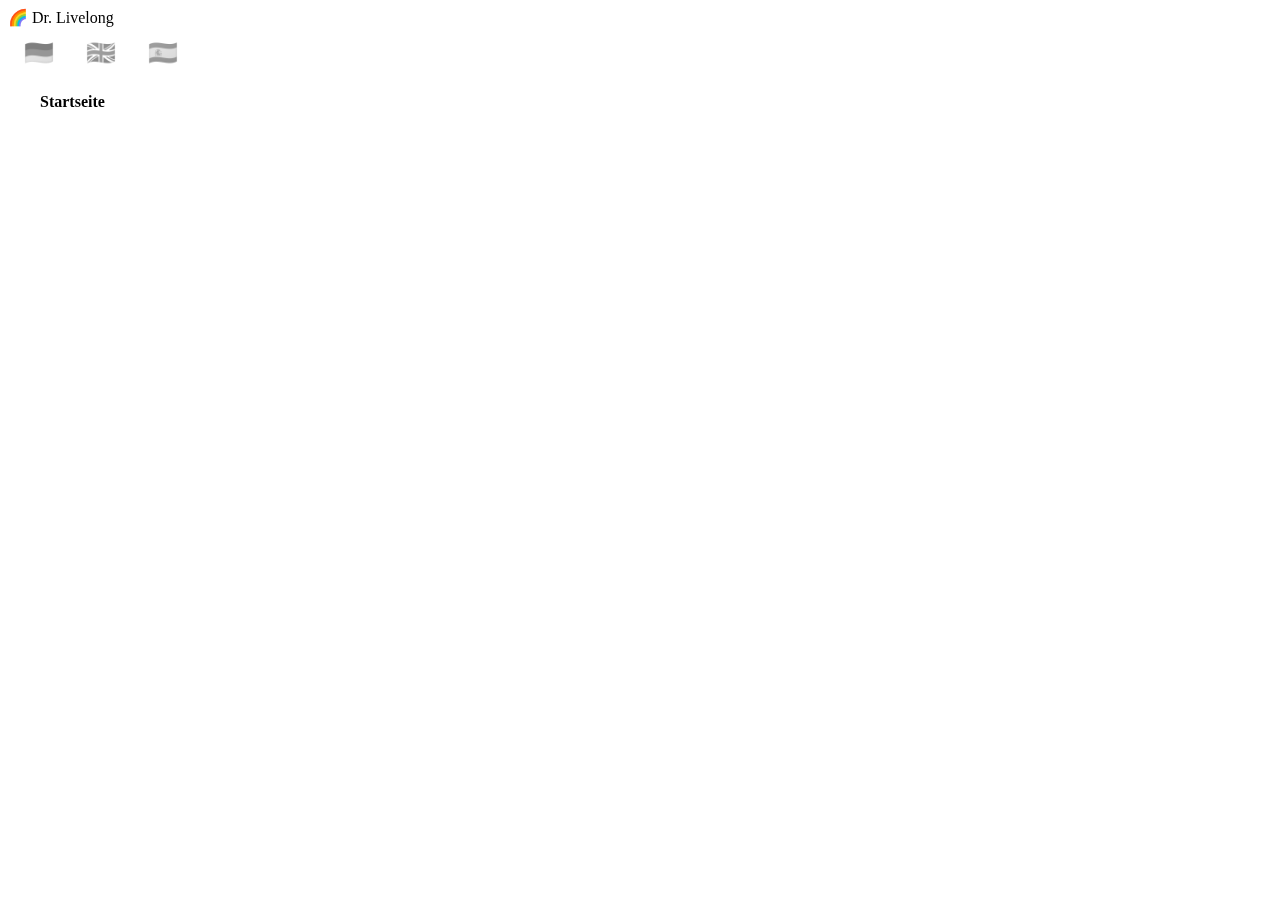
<file: result.html>
<!DOCTYPE html>
<html lang="de">
<head>
    <meta charset="UTF-8">
    <meta name="viewport" content="width=device-width, initial-scale=1.0">
    <meta name="description" content="Dr. Livelong - Deine Lebenserwartung: Ergebnis deiner Gesundheitsanalyse">
    <title>Dr. Livelong - Dein Ergebnis</title>
    
    <!-- Favicon -->
    <link rel="icon" href="data:image/svg+xml,<svg xmlns='http://www.w3.org/2000/svg' viewBox='0 0 100 100'><text y='.9em' font-size='90'>🌈</text></svg>">
    
    <!-- CSS -->
    <link rel="stylesheet" href="css/main.css">
    <link rel="stylesheet" href="css/components.css">
    <link rel="stylesheet" href="css/animations.css">
</head>
<body>
    <!-- Background Circles -->
    <div class="background-circles">
        <div class="circle circle-1"></div>
        <div class="circle circle-2"></div>
        <div class="circle circle-3"></div>
        <div class="circle circle-4"></div>
        <div class="circle circle-5"></div>
        <div class="circle circle-6"></div>
    </div>

    <!-- Header with Language Selector -->
    <header>
        <div class="logo">🌈 Dr. Livelong</div>
        
        <div class="language-selector">
            <button class="lang-btn" data-lang="de">🇩🇪</button>
            <button class="lang-btn" data-lang="en">🇬🇧</button>
            <button class="lang-btn" data-lang="es">🇪🇸</button>
        </div>
        
        <a href="index.html" class="btn btn-secondary" data-i18n="btn_home">Startseite</a>
    </header>

    <!-- Result Container -->
    <div id="result-container" class="container section">
        <!-- result_render.js renders everything here -->
    </div>

    <!-- Paywall Modal Container -->
    <div id="paywall-container"></div>

    <!-- Language Selector Styles -->
    <style>
        .language-selector {
            display: flex;
            gap: 8px;
            background: rgba(255, 255, 255, 0.9);
            padding: 4px;
            border-radius: 20px;
        }

        .lang-btn {
            background: transparent;
            border: none;
            font-size: 24px;
            cursor: pointer;
            padding: 8px 12px;
            border-radius: 16px;
            transition: all 0.3s ease;
            filter: grayscale(1) opacity(0.5);
        }

        .lang-btn:hover {
            filter: grayscale(0) opacity(0.8);
            transform: scale(1.1);
        }

        .lang-btn.active {
            background: var(--gradient-primary);
            filter: grayscale(0) opacity(1);
            box-shadow: 0 4px 12px rgba(255, 107, 107, 0.3);
        }

        @media (max-width: 768px) {
            header {
                flex-wrap: wrap;
                gap: 15px;
            }

            .language-selector {
                order: 3;
                width: 100%;
                justify-content: center;
            }
        }
    </style>

    <!-- JavaScript -->
    <script type="module">
        import { renderResult } from './js/ui/result_render.js';
        import { initPaywall } from './js/ui/paywall.js';
        import { getCalculation } from './js/core/state.js';

        // i18n Texts
        const TEXTS = {
            de: {
                btn_home: 'Startseite',
                no_result_title: 'Kein Ergebnis gefunden',
                no_result_message: 'Bitte führe zuerst den Test durch.',
                btn_start_test: 'Zum Test'
            },
            en: {
                btn_home: 'Home',
                no_result_title: 'No result found',
                no_result_message: 'Please complete the test first.',
                btn_start_test: 'Start Test'
            },
            es: {
                btn_home: 'Inicio',
                no_result_title: 'No se encontró resultado',
                no_result_message: 'Por favor completa el test primero.',
                btn_start_test: 'Iniciar Test'
            }
        };

        // Get current language
        let currentLang = localStorage.getItem('dr_livelong_lang') || 'de';

        // Update language
        function updateLanguage(lang) {
            currentLang = lang;
            localStorage.setItem('dr_livelong_lang', lang);
            document.documentElement.lang = lang;

            document.querySelectorAll('[data-i18n]').forEach(el => {
                const key = el.getAttribute('data-i18n');
                if (TEXTS[lang] && TEXTS[lang][key]) {
                    el.textContent = TEXTS[lang][key];
                }
            });

            document.querySelectorAll('.lang-btn').forEach(btn => {
                btn.classList.remove('active');
                if (btn.getAttribute('data-lang') === lang) {
                    btn.classList.add('active');
                }
            });
        }

        // Language selector
        document.querySelectorAll('.lang-btn').forEach(btn => {
            btn.addEventListener('click', () => {
                updateLanguage(btn.getAttribute('data-lang'));
                // Reload page to re-render in new language
                location.reload();
            });
        });

        // Check for calculation result
        const calculation = getCalculation();
        
        if (!calculation) {
            // No result found - show error
            const container = document.getElementById('result-container');
            container.innerHTML = `
                <div class="card" style="text-align: center; max-width: 600px; margin: 100px auto;">
                    <div style="font-size: 64px; margin-bottom: 20px;">❌</div>
                    <h2 data-i18n="no_result_title">${TEXTS[currentLang].no_result_title}</h2>
                    <p data-i18n="no_result_message" style="color: var(--text-medium); margin: 20px 0;">
                        ${TEXTS[currentLang].no_result_message}
                    </p>
                    <a href="meta.html" class="btn btn-primary btn-large" data-i18n="btn_start_test">
                        ${TEXTS[currentLang].btn_start_test}
                    </a>
                </div>
            `;
        } else {
            // Initialize
            updateLanguage(currentLang);
            initPaywall();
            renderResult();
        }

        // Handle payment success callback
        const urlParams = new URLSearchParams(window.location.search);
        if (urlParams.get('payment') === 'success') {
            const sessionId = urlParams.get('session_id');
            console.log('Payment successful!', sessionId);
            // handleSuccessfulPayment() wird in paywall.js aufgerufen
        }

        if (urlParams.get('payment') === 'cancelled') {
            console.log('Payment cancelled');
            // Optional: Show message
        }
    </script>
</body>
</html>
</file>
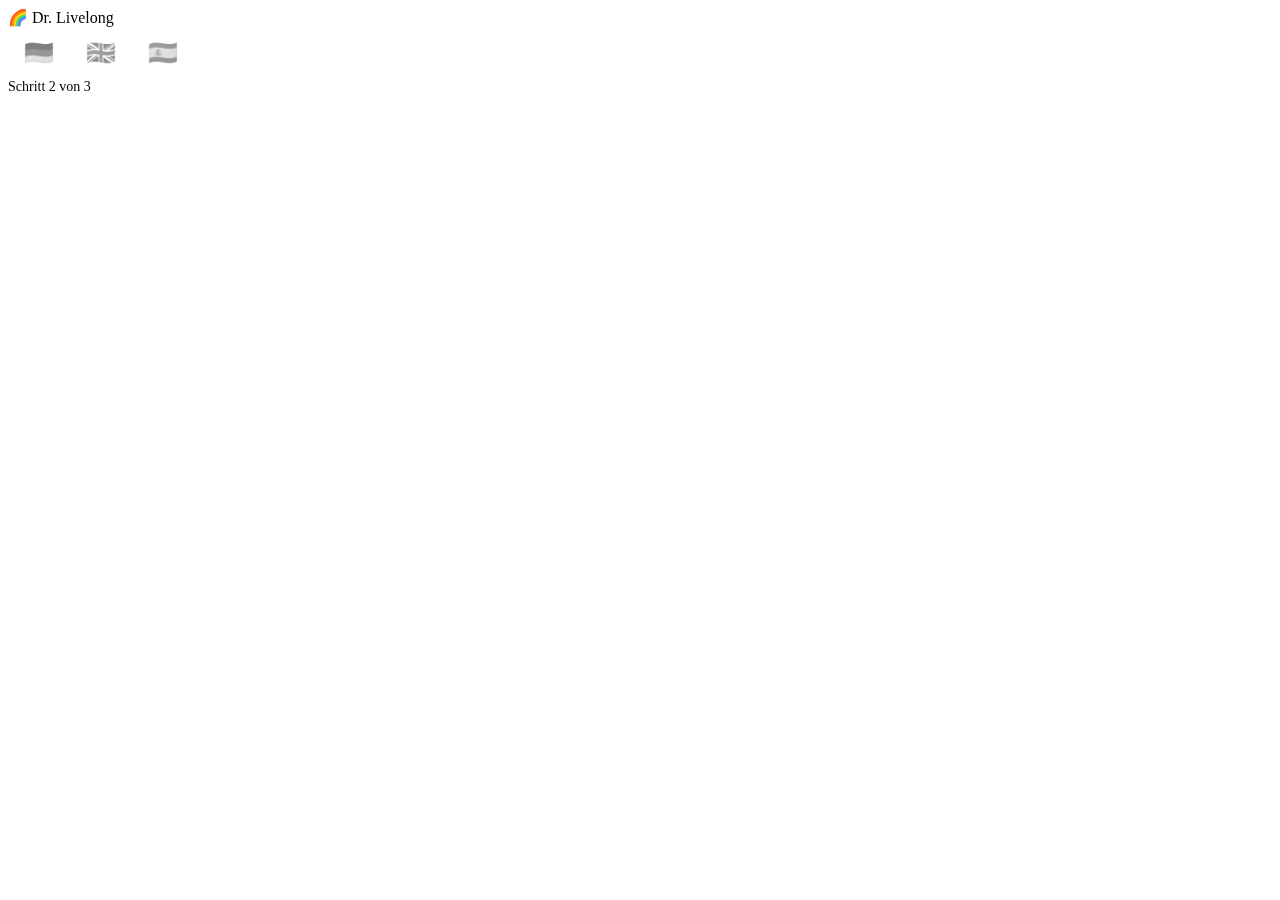
<file: test.html>
<!DOCTYPE html>
<html lang="de">
<head>
    <meta charset="UTF-8">
    <meta name="viewport" content="width=device-width, initial-scale=1.0">
    <meta name="description" content="Dr. Livelong - Haupttest: 64 Fragen zu deiner Gesundheit und Lebensweise">
    <title>Dr. Livelong - Haupttest</title>
    
    <!-- Favicon -->
    <link rel="icon" href="data:image/svg+xml,<svg xmlns='http://www.w3.org/2000/svg' viewBox='0 0 100 100'><text y='.9em' font-size='90'>🌈</text></svg>">
    
    <!-- CSS -->
    <link rel="stylesheet" href="css/main.css">
    <link rel="stylesheet" href="css/components.css">
    <link rel="stylesheet" href="css/animations.css">
</head>
<body>
    <!-- Background Circles (subtler for test page) -->
    <div class="background-circles" style="opacity: 0.5;">
        <div class="circle circle-1"></div>
        <div class="circle circle-2"></div>
        <div class="circle circle-3"></div>
        <div class="circle circle-4"></div>
        <div class="circle circle-5"></div>
        <div class="circle circle-6"></div>
    </div>

    <!-- Header with Language Selector -->
    <header>
        <div class="logo">🌈 Dr. Livelong</div>
        
        <div class="language-selector">
            <button class="lang-btn" data-lang="de">🇩🇪</button>
            <button class="lang-btn" data-lang="en">🇬🇧</button>
            <button class="lang-btn" data-lang="es">🇪🇸</button>
        </div>
        
        <div style="color: var(--text-medium); font-size: 14px;">
            <span data-i18n="step_info">Schritt 2 von 3</span>
        </div>
    </header>

    <!-- Test Container -->
    <div id="test-container" class="container-narrow section">
        <!-- test.js renders everything here -->
    </div>

    <!-- Language Selector Styles -->
    <style>
        .language-selector {
            display: flex;
            gap: 8px;
            background: rgba(255, 255, 255, 0.9);
            padding: 4px;
            border-radius: 20px;
        }

        .lang-btn {
            background: transparent;
            border: none;
            font-size: 24px;
            cursor: pointer;
            padding: 8px 12px;
            border-radius: 16px;
            transition: all 0.3s ease;
            filter: grayscale(1) opacity(0.5);
        }

        .lang-btn:hover {
            filter: grayscale(0) opacity(0.8);
            transform: scale(1.1);
        }

        .lang-btn.active {
            background: var(--gradient-primary);
            filter: grayscale(0) opacity(1);
            box-shadow: 0 4px 12px rgba(255, 107, 107, 0.3);
        }

        @media (max-width: 768px) {
            header {
                flex-wrap: wrap;
                gap: 15px;
            }

            .language-selector {
                order: 3;
                width: 100%;
                justify-content: center;
            }
        }
    </style>

    <!-- JavaScript -->
    <script type="module">
        import { initTestPage } from './js/ui/test.js';
        import { getProgress } from './js/core/state.js';

        // i18n Texts
        const TEXTS = {
            de: {
                step_info: 'Schritt 2 von 3'
            },
            en: {
                step_info: 'Step 2 of 3'
            },
            es: {
                step_info: 'Paso 2 de 3'
            }
        };

        // Get current language
        let currentLang = localStorage.getItem('dr_livelong_lang') || 'de';

        // Update language
        function updateLanguage(lang) {
            currentLang = lang;
            localStorage.setItem('dr_livelong_lang', lang);
            document.documentElement.lang = lang;

            document.querySelectorAll('[data-i18n]').forEach(el => {
                const key = el.getAttribute('data-i18n');
                if (TEXTS[lang] && TEXTS[lang][key]) {
                    el.textContent = TEXTS[lang][key];
                }
            });

            document.querySelectorAll('.lang-btn').forEach(btn => {
                btn.classList.remove('active');
                if (btn.getAttribute('data-lang') === lang) {
                    btn.classList.add('active');
                }
            });
        }

        // Language selector
        document.querySelectorAll('.lang-btn').forEach(btn => {
            btn.addEventListener('click', () => {
                updateLanguage(btn.getAttribute('data-lang'));
                // Reload test page to re-render questions in new language
                location.reload();
            });
        });

        // Check if meta questions completed
        const progress = getProgress('meta_completed');
        if (!progress) {
            alert('Bitte fülle zuerst die grundlegenden Fragen aus.');
            window.location.href = 'meta.html';
        }

        // Initialize
        updateLanguage(currentLang);
        initTestPage();
    </script>
</body>
</html>
</file>
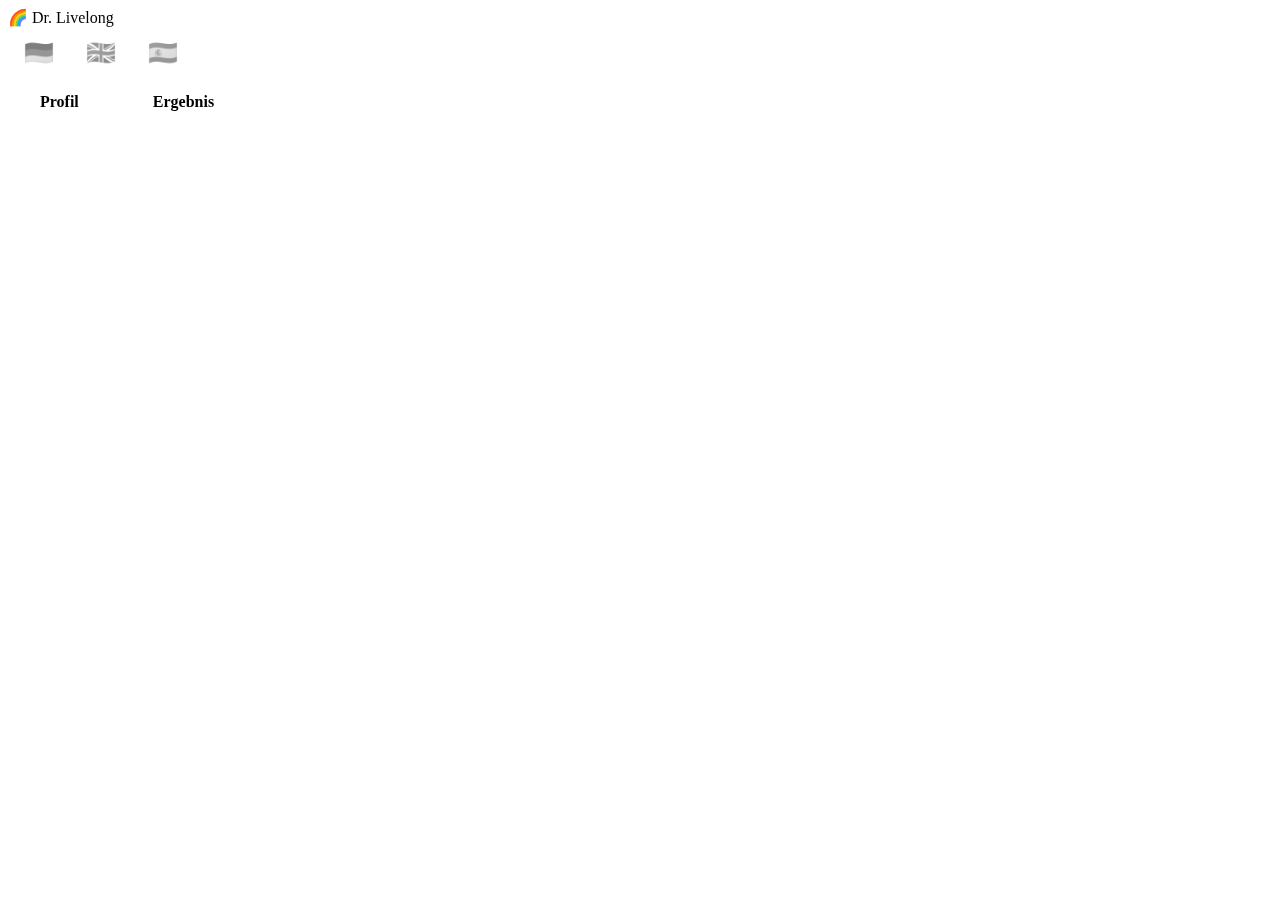
<file: what-if.html>
<!DOCTYPE html>
<html lang="de">
<head>
    <meta charset="UTF-8">
    <meta name="viewport" content="width=device-width, initial-scale=1.0">
    <meta name="description" content="Dr. Livelong - What-If Simulator: Teste verschiedene Lifestyle-Änderungen und ihre Auswirkungen">
    <title>Dr. Livelong - What-If Simulator</title>
    
    <!-- Favicon -->
    <link rel="icon" href="data:image/svg+xml,<svg xmlns='http://www.w3.org/2000/svg' viewBox='0 0 100 100'><text y='.9em' font-size='90'>🌈</text></svg>">
    
    <!-- CSS -->
    <link rel="stylesheet" href="css/main.css">
    <link rel="stylesheet" href="css/components.css">
    <link rel="stylesheet" href="css/animations.css">
</head>
<body>
    <!-- Background Circles -->
    <div class="background-circles">
        <div class="circle circle-1"></div>
        <div class="circle circle-2"></div>
        <div class="circle circle-3"></div>
        <div class="circle circle-4"></div>
        <div class="circle circle-5"></div>
        <div class="circle circle-6"></div>
    </div>

    <!-- Header with Language Selector -->
    <header>
        <div class="logo">🌈 Dr. Livelong</div>
        
        <div class="language-selector">
            <button class="lang-btn" data-lang="de">🇩🇪</button>
            <button class="lang-btn" data-lang="en">🇬🇧</button>
            <button class="lang-btn" data-lang="es">🇪🇸</button>
        </div>
        
        <div style="display: flex; gap: 10px;">
            <a href="profile.html" class="btn btn-secondary" data-i18n="btn_profile">Profil</a>
            <a href="result.html" class="btn btn-secondary" data-i18n="btn_result">Ergebnis</a>
        </div>
    </header>

    <!-- What-If Container -->
    <div id="whatif-container" class="container section">
        <!-- what_if_engine.js renders everything here -->
    </div>

    <!-- Language Selector Styles -->
    <style>
        .language-selector {
            display: flex;
            gap: 8px;
            background: rgba(255, 255, 255, 0.9);
            padding: 4px;
            border-radius: 20px;
        }

        .lang-btn {
            background: transparent;
            border: none;
            font-size: 24px;
            cursor: pointer;
            padding: 8px 12px;
            border-radius: 16px;
            transition: all 0.3s ease;
            filter: grayscale(1) opacity(0.5);
        }

        .lang-btn:hover {
            filter: grayscale(0) opacity(0.8);
            transform: scale(1.1);
        }

        .lang-btn.active {
            background: var(--gradient-primary);
            filter: grayscale(0) opacity(1);
            box-shadow: 0 4px 12px rgba(255, 107, 107, 0.3);
        }

        @media (max-width: 768px) {
            header {
                flex-wrap: wrap;
                gap: 15px;
            }

            .language-selector {
                order: 3;
                width: 100%;
                justify-content: center;
            }

            header > div:last-child {
                order: 4;
                width: 100%;
                justify-content: center;
            }
        }
    </style>

    <!-- JavaScript -->
    <script type="module">
        import { renderWhatIf } from './js/ui/what_if_engine.js';
        import { checkAccess } from './js/ui/paywall.js';
        import { getCalculation } from './js/core/state.js';

        // i18n Texts
        const TEXTS = {
            de: {
                btn_profile: 'Profil',
                btn_result: 'Ergebnis',
                no_access_title: 'Premium Feature 🌟',
                no_access_message: 'Der What-If Simulator ist nur in der Premium-Version verfügbar. Schalte jetzt frei und teste verschiedene Lifestyle-Änderungen!',
                btn_unlock: 'Premium freischalten',
                no_result_title: 'Kein Ergebnis gefunden',
                no_result_message: 'Bitte führe zuerst den Test durch, um den What-If Simulator nutzen zu können.',
                btn_start_test: 'Zum Test'
            },
            en: {
                btn_profile: 'Profile',
                btn_result: 'Result',
                no_access_title: 'Premium Feature 🌟',
                no_access_message: 'The What-If Simulator is only available in the Premium version. Unlock now and test different lifestyle changes!',
                btn_unlock: 'Unlock Premium',
                no_result_title: 'No result found',
                no_result_message: 'Please complete the test first to use the What-If Simulator.',
                btn_start_test: 'Start Test'
            },
            es: {
                btn_profile: 'Perfil',
                btn_result: 'Resultado',
                no_access_title: 'Función Premium 🌟',
                no_access_message: 'El Simulador What-If solo está disponible en la versión Premium. ¡Desbloquea ahora y prueba diferentes cambios de estilo de vida!',
                btn_unlock: 'Desbloquear Premium',
                no_result_title: 'No se encontró resultado',
                no_result_message: 'Por favor completa el test primero para usar el Simulador What-If.',
                btn_start_test: 'Iniciar Test'
            }
        };

        // Get current language
        let currentLang = localStorage.getItem('dr_livelong_lang') || 'de';

        // Update language
        function updateLanguage(lang) {
            currentLang = lang;
            localStorage.setItem('dr_livelong_lang', lang);
            document.documentElement.lang = lang;

            document.querySelectorAll('[data-i18n]').forEach(el => {
                const key = el.getAttribute('data-i18n');
                if (TEXTS[lang] && TEXTS[lang][key]) {
                    el.textContent = TEXTS[lang][key];
                }
            });

            document.querySelectorAll('.lang-btn').forEach(btn => {
                btn.classList.remove('active');
                if (btn.getAttribute('data-lang') === lang) {
                    btn.classList.add('active');
                }
            });
        }

        // Language selector
        document.querySelectorAll('.lang-btn').forEach(btn => {
            btn.addEventListener('click', () => {
                updateLanguage(btn.getAttribute('data-lang'));
                // Reload page to re-render in new language
                location.reload();
            });
        });

        // Check access and calculation
        const hasAccess = checkAccess();
        const calculation = getCalculation();
        const container = document.getElementById('whatif-container');

        if (!calculation) {
            // No result found
            container.innerHTML = `
                <div class="card" style="text-align: center; max-width: 600px; margin: 100px auto;">
                    <div style="font-size: 64px; margin-bottom: 20px;">❌</div>
                    <h2 data-i18n="no_result_title">${TEXTS[currentLang].no_result_title}</h2>
                    <p data-i18n="no_result_message" style="color: var(--text-medium); margin: 20px 0;">
                        ${TEXTS[currentLang].no_result_message}
                    </p>
                    <a href="meta.html" class="btn btn-primary btn-large" data-i18n="btn_start_test">
                        ${TEXTS[currentLang].btn_start_test}
                    </a>
                </div>
            `;
        } else if (!hasAccess) {
            // No access - show premium message
            container.innerHTML = `
                <div class="card" style="text-align: center; max-width: 600px; margin: 100px auto;">
                    <div style="font-size: 64px; margin-bottom: 20px;">🔮</div>
                    <h2 data-i18n="no_access_title">${TEXTS[currentLang].no_access_title}</h2>
                    <p data-i18n="no_access_message" style="color: var(--text-medium); margin: 20px 0;">
                        ${TEXTS[currentLang].no_access_message}
                    </p>
                    
                    <!-- Preview Features -->
                    <div style="text-align: left; margin: 30px 0;">
                        <h3 style="font-size: 20px; margin-bottom: 15px;">Was du testen kannst:</h3>
                        <div style="display: grid; gap: 10px;">
                            <div style="padding: 12px; background: rgba(255,107,107,0.1); border-radius: 12px; border-left: 4px solid var(--color-coral);">
                                🚭 <strong>Rauchen aufhören</strong> - Wie viele Jahre gewinnst du?
                            </div>
                            <div style="padding: 12px; background: rgba(78,205,196,0.1); border-radius: 12px; border-left: 4px solid var(--color-turquoise);">
                                🏃 <strong>Sport starten</strong> - Effekt von regelmäßiger Bewegung
                            </div>
                            <div style="padding: 12px; background: rgba(168,230,207,0.1); border-radius: 12px; border-left: 4px solid var(--color-mint);">
                                🥗 <strong>Ernährung verbessern</strong> - Mediterrane Diät & mehr
                            </div>
                            <div style="padding: 12px; background: rgba(199,163,255,0.1); border-radius: 12px; border-left: 4px solid var(--color-purple);">
                                😴 <strong>Schlaf optimieren</strong> - Besserer Schlaf = längeres Leben
                            </div>
                            <div style="padding: 12px; background: rgba(255,230,109,0.1); border-radius: 12px; border-left: 4px solid var(--color-yellow);">
                                🔮 <strong>Kombinations-Szenarien</strong> - Teste mehrere Änderungen gleichzeitig
                            </div>
                        </div>
                    </div>
                    
                    <a href="result.html" class="btn btn-primary btn-large pulse" data-i18n="btn_unlock" style="margin-top: 20px;">
                        ${TEXTS[currentLang].btn_unlock}
                    </a>
                </div>
            `;
        } else {
            // Has access - render what-if simulator
            updateLanguage(currentLang);
            renderWhatIf();
        }

        // Check URL for access token (for future backend integration)
        const urlParams = window.location.pathname.split('/');
        if (urlParams[1] === 'what-if' && urlParams[2]) {
            const token = urlParams[2];
            console.log('What-If token from URL:', token);
            // Future: Load profile from backend using token
        }
    </script>
</body>
</html>
</file>
<file: css/main.css>

</file>
<file: css/components.css>
/* ========================================
   DR. LIVELONG - COMPONENTS CSS (FIXED)
   Wiederverwendbare UI Components
   Version 1.0.1 - Added Hero & Stats Sections
   ======================================== */

/* ========================================
   HERO SECTION - NEW!
   ======================================== */
.hero {
  text-align: center;
  padding: 80px 20px;
  max-width: 900px;
  margin: 0 auto;
}

.hero h1 {
  font-size: clamp(40px, 7vw, 72px);
  margin-bottom: 24px;
  line-height: 1.1;
}

.hero p {
  font-size: clamp(16px, 2.5vw, 22px);
  color: var(--text-medium);
  margin-bottom: 40px;
  max-width: 700px;
  margin-left: auto;
  margin-right: auto;
  line-height: 1.6;
}

/* ========================================
   STATS SECTION - NEW!
   ======================================== */
.stats {
  display: grid;
  grid-template-columns: repeat(3, 1fr);
  gap: 40px;
  max-width: 1000px;
  margin: 80px auto;
  padding: 0 20px;
}

@media (max-width: 768px) {
  .stats {
    grid-template-columns: 1fr;
    gap: 24px;
    margin: 60px auto;
  }
  
  .hero {
    padding: 60px 16px;
  }
}

/* ========================================
   FEATURES SECTION - NEW!
   ======================================== */
.features {
  padding: 80px 20px;
  text-align: center;
}

.features-grid {
  display: grid;
  grid-template-columns: repeat(auto-fit, minmax(250px, 1fr));
  gap: 40px;
  max-width: 1200px;
  margin: 0 auto;
}

/* ========================================
   BUTTONS
   ======================================== */
.btn {
  padding: 14px 32px;
  border-radius: var(--radius-round);
  border: none;
  font-weight: 700;
  font-size: 16px;
  cursor: pointer;
  transition: all var(--transition-normal);
  text-decoration: none;
  display: inline-block;
  font-family: inherit;
}

.btn-primary {
  background: var(--gradient-primary);
  color: white;
  box-shadow: 0 8px 20px rgba(255, 107, 107, 0.3);
}

.btn-primary:hover {
  transform: translateY(-3px) scale(1.05);
  box-shadow: 0 12px 30px rgba(255, 107, 107, 0.4);
}

.btn-primary:active {
  transform: translateY(-1px) scale(1.02);
}

.btn-secondary {
  background: white;
  color: var(--color-coral);
  border: 2px solid var(--color-coral);
}

.btn-secondary:hover {
  background: var(--color-coral);
  color: white;
  transform: translateY(-3px);
}

.btn-large {
  padding: 20px 50px;
  font-size: 20px;
}

.btn-small {
  padding: 10px 24px;
  font-size: 14px;
}

.btn-block {
  width: 100%;
  display: block;
}

/* ========================================
   CARDS
   ======================================== */
.card {
  background: var(--bg-light);
  backdrop-filter: blur(10px);
  border-radius: var(--radius-xl);
  padding: var(--spacing-lg);
  box-shadow: var(--shadow-md);
  transition: all var(--transition-normal);
  border: 3px solid transparent;
}

.card:hover {
  transform: translateY(-8px);
  box-shadow: var(--shadow-lg);
}

.card-clickable {
  cursor: pointer;
}

.card-coral {
  border-color: var(--color-coral);
}

.card-coral:hover {
  box-shadow: 0 20px 60px rgba(255, 107, 107, 0.3);
}

.card-turquoise {
  border-color: var(--color-turquoise);
}

.card-turquoise:hover {
  box-shadow: 0 20px 60px rgba(78, 205, 196, 0.3);
}

.card-mint {
  border-color: var(--color-mint);
}

.card-mint:hover {
  box-shadow: 0 20px 60px rgba(168, 230, 207, 0.3);
}

.card-purple {
  border-color: var(--color-purple);
}

.card-purple:hover {
  box-shadow: 0 20px 60px rgba(199, 163, 255, 0.4);
}

.card-yellow {
  border-color: var(--color-yellow);
}

.card-yellow:hover {
  box-shadow: 0 20px 60px rgba(255, 230, 109, 0.4);
}

/* Card Playful Tilt */
.card-tilt-left:hover {
  transform: translateY(-8px) rotate(-2deg);
}

.card-tilt-right:hover {
  transform: translateY(-8px) rotate(2deg);
}

/* ========================================
   STAT CARD
   ======================================== */
.stat-card {
  text-align: center;
}

.stat-card .emoji-icon {
  font-size: 64px;
  display: block;
  margin-bottom: var(--spacing-sm);
}

.stat-card h3 {
  font-size: 32px;
  font-weight: 900;
  color: var(--text-dark);
  margin-bottom: var(--spacing-xs);
}

.stat-card p {
  color: var(--text-medium);
  font-size: 14px;
}

/* ========================================
   FEATURE CARD
   ======================================== */
.feature-card .emoji-icon {
  font-size: 56px;
  margin-bottom: var(--spacing-md);
}

.feature-card h3 {
  font-size: 24px;
  font-weight: 700;
  color: var(--text-dark);
  margin-bottom: var(--spacing-sm);
}

.feature-card p {
  color: var(--text-medium);
}

/* ========================================
   PROGRESS BAR
   ======================================== */
.progress-container {
  background: #ecf0f1;
  height: 24px;
  border-radius: var(--radius-round);
  overflow: hidden;
  position: relative;
}

.progress-bar {
  height: 100%;
  background: linear-gradient(90deg,
    var(--color-coral) 0%,
    var(--color-orange) 25%,
    var(--color-yellow) 50%,
    var(--color-turquoise) 75%,
    var(--color-mint) 100%
  );
  border-radius: var(--radius-round);
  transition: width 2s ease-out;
  box-shadow: 0 0 20px rgba(255, 107, 107, 0.5);
}

.progress-label {
  text-align: center;
  margin-top: var(--spacing-sm);
  font-weight: 700;
  color: var(--text-dark);
}

/* ========================================
   DONUT CHART
   ======================================== */
.donut-chart {
  width: 220px;
  height: 220px;
  border-radius: 50%;
  display: flex;
  align-items: center;
  justify-content: center;
  position: relative;
  margin: 0 auto;
  box-shadow: 0 12px 40px rgba(255, 107, 107, 0.3);
}

.donut-chart::before {
  content: '';
  width: 160px;
  height: 160px;
  background: white;
  border-radius: 50%;
  position: absolute;
}

.donut-value {
  position: relative;
  z-index: 1;
  font-size: 52px;
  font-weight: 900;
  background: var(--gradient-primary);
  -webkit-background-clip: text;
  -webkit-text-fill-color: transparent;
  background-clip: text;
}

/* ========================================
   FORMS
   ======================================== */
input[type="text"],
input[type="email"],
input[type="number"],
input[type="password"],
textarea,
select {
  width: 100%;
  padding: 15px;
  font-size: 16px;
  border: 2px solid #ddd;
  border-radius: var(--radius-sm);
  transition: var(--transition-fast);
  font-family: inherit;
  background: white;
}

input:focus,
textarea:focus,
select:focus {
  outline: none;
  border-color: var(--color-coral);
  box-shadow: 0 0 0 4px rgba(255, 107, 107, 0.1);
}

/* ========================================
   BADGES
   ======================================== */
.badge {
  display: inline-block;
  padding: 5px 12px;
  border-radius: var(--radius-sm);
  font-size: 12px;
  font-weight: 700;
  text-transform: uppercase;
}

.badge-primary {
  background: var(--color-coral);
  color: white;
}

.badge-success {
  background: var(--color-mint);
  color: var(--text-dark);
}

.badge-warning {
  background: var(--color-yellow);
  color: var(--text-dark);
}

.badge-info {
  background: var(--color-turquoise);
  color: white;
}

/* ========================================
   ALERTS
   ======================================== */
.alert {
  padding: var(--spacing-md);
  border-radius: var(--radius-md);
  border-left: 4px solid;
}

.alert-info {
  background: rgba(78, 205, 196, 0.1);
  border-color: var(--color-turquoise);
  color: var(--text-dark);
}

.alert-warning {
  background: rgba(255, 230, 109, 0.2);
  border-color: var(--color-yellow);
  color: var(--text-dark);
}

.alert-danger {
  background: rgba(255, 107, 107, 0.1);
  border-color: var(--color-coral);
  color: var(--text-dark);
}

.alert-success {
  background: rgba(168, 230, 207, 0.2);
  border-color: var(--color-mint);
  color: var(--text-dark);
}

/* ========================================
   MODAL/OVERLAY
   ======================================== */
.modal-overlay {
  position: fixed;
  top: 0;
  left: 0;
  width: 100%;
  height: 100%;
  background: rgba(0, 0, 0, 0.6);
  backdrop-filter: blur(5px);
  display: flex;
  align-items: center;
  justify-content: center;
  z-index: 1000;
}

.modal {
  background: white;
  padding: var(--spacing-xl);
  border-radius: var(--radius-2xl);
  max-width: 600px;
  width: 90%;
  max-height: 90vh;
  overflow-y: auto;
  box-shadow: var(--shadow-lg);
}

.modal-close {
  position: absolute;
  top: 20px;
  right: 20px;
  background: none;
  border: none;
  font-size: 32px;
  cursor: pointer;
  color: var(--text-medium);
  transition: var(--transition-fast);
}

.modal-close:hover {
  color: var(--text-dark);
  transform: scale(1.1);
}

/* ========================================
   LOADING SPINNER
   ======================================== */
.spinner {
  width: 60px;
  height: 60px;
  border: 6px solid #ecf0f1;
  border-top-color: var(--color-coral);
  border-radius: 50%;
  margin: 0 auto;
}

/* ========================================
   SECTION TITLE
   ======================================== */
.section-title {
  text-align: center;
  font-size: 42px;
  font-weight: 900;
  margin-bottom: var(--spacing-xl);
  background: var(--gradient-purple);
  -webkit-background-clip: text;
  -webkit-text-fill-color: transparent;
  background-clip: text;
}

/* ========================================
   EMOJI ICONS
   ======================================== */
.emoji-icon {
  font-size: 64px;
  display: block;
}
</file>
<file: css/animations.css>
/* ========================================
   DR. LIVELONG - ANIMATIONS CSS
   Alle Animationen & Keyframes
   Version 1.0.0
   ======================================== */

/* ========================================
   FLOATING CIRCLES BACKGROUND
   ======================================== */
.background-circles {
  position: fixed;
  top: 0;
  left: 0;
  width: 100%;
  height: 100%;
  overflow: hidden;
  z-index: -1;
  pointer-events: none;
}

.circle {
  position: absolute;
  border-radius: 50%;
  opacity: 0.15;
  animation: float 20s infinite ease-in-out;
  filter: blur(60px);
}

.circle-1 {
  width: 500px;
  height: 500px;
  background: var(--color-coral);
  top: -10%;
  left: -5%;
  animation-delay: 0s;
}

.circle-2 {
  width: 400px;
  height: 400px;
  background: var(--color-turquoise);
  top: 20%;
  right: -5%;
  animation-delay: 3s;
}

.circle-3 {
  width: 600px;
  height: 600px;
  background: var(--color-yellow);
  bottom: -15%;
  left: 30%;
  animation-delay: 6s;
}

.circle-4 {
  width: 350px;
  height: 350px;
  background: var(--color-purple);
  top: 50%;
  left: -10%;
  animation-delay: 9s;
}

.circle-5 {
  width: 450px;
  height: 450px;
  background: var(--color-pink);
  bottom: 10%;
  right: 10%;
  animation-delay: 12s;
}

.circle-6 {
  width: 300px;
  height: 300px;
  background: var(--color-mint);
  top: 60%;
  right: 30%;
  animation-delay: 15s;
}

@keyframes float {
  0%, 100% {
    transform: translate(0, 0) scale(1);
  }
  25% {
    transform: translate(40px, -60px) scale(1.1);
  }
  50% {
    transform: translate(-30px, -40px) scale(0.9);
  }
  75% {
    transform: translate(50px, 30px) scale(1.05);
  }
}

/* ========================================
   EMOJI BOUNCE
   ======================================== */
@keyframes bounce {
  0%, 100% {
    transform: translateY(0);
  }
  50% {
    transform: translateY(-10px);
  }
}

.emoji-icon {
  animation: bounce 2s infinite;
}

/* ========================================
   PULSE ANIMATION (Buttons)
   ======================================== */
@keyframes pulse {
  0%, 100% {
    box-shadow: 0 8px 20px rgba(255, 107, 107, 0.3);
  }
  50% {
    box-shadow: 0 12px 40px rgba(255, 107, 107, 0.5);
  }
}

.pulse {
  animation: pulse 2s infinite;
}

/* ========================================
   SHIMMER (Progress Bar)
   ======================================== */
@keyframes shimmer {
  0%, 100% {
    opacity: 1;
  }
  50% {
    opacity: 0.8;
  }
}

.shimmer {
  animation: shimmer 2s infinite;
}

.progress-bar {
  animation: shimmer 2s infinite;
}

/* ========================================
   ROTATE IN (Donut Chart)
   ======================================== */
@keyframes rotate-in {
  from {
    transform: rotate(0deg);
  }
  to {
    transform: rotate(360deg);
  }
}

.donut-chart {
  animation: rotate-in 1.5s ease-out;
}

/* ========================================
   SPINNER
   ======================================== */
@keyframes spin {
  to {
    transform: rotate(360deg);
  }
}

.spinner {
  animation: spin 1s linear infinite;
}

/* ========================================
   FADE IN
   ======================================== */
@keyframes fade-in {
  from {
    opacity: 0;
    transform: translateY(20px);
  }
  to {
    opacity: 1;
    transform: translateY(0);
  }
}

.fade-in {
  animation: fade-in 0.5s ease-out;
}

/* ========================================
   SLIDE IN FROM LEFT
   ======================================== */
@keyframes slide-in-left {
  from {
    opacity: 0;
    transform: translateX(-50px);
  }
  to {
    opacity: 1;
    transform: translateX(0);
  }
}

.slide-in-left {
  animation: slide-in-left 0.5s ease-out;
}

/* ========================================
   SLIDE IN FROM RIGHT
   ======================================== */
@keyframes slide-in-right {
  from {
    opacity: 0;
    transform: translateX(50px);
  }
  to {
    opacity: 1;
    transform: translateX(0);
  }
}

.slide-in-right {
  animation: slide-in-right 0.5s ease-out;
}

/* ========================================
   SCALE IN
   ======================================== */
@keyframes scale-in {
  from {
    opacity: 0;
    transform: scale(0.8);
  }
  to {
    opacity: 1;
    transform: scale(1);
  }
}

.scale-in {
  animation: scale-in 0.4s ease-out;
}

/* ========================================
   BUBBLES (Decorative)
   ======================================== */
.bubble {
  position: absolute;
  border-radius: 50%;
  background: rgba(255, 255, 255, 0.5);
  animation: rise 10s infinite ease-in-out;
  pointer-events: none;
}

.bubble-1 {
  width: 40px;
  height: 40px;
  left: 10%;
  bottom: -50px;
  animation-delay: 0s;
}

.bubble-2 {
  width: 60px;
  height: 60px;
  left: 80%;
  bottom: -80px;
  animation-delay: 2s;
}

.bubble-3 {
  width: 30px;
  height: 30px;
  left: 50%;
  bottom: -40px;
  animation-delay: 4s;
}

@keyframes rise {
  to {
    bottom: 120%;
    opacity: 0;
  }
}

/* ========================================
   SHAKE (Error)
   ======================================== */
@keyframes shake {
  0%, 100% { transform: translateX(0); }
  25% { transform: translateX(-10px); }
  75% { transform: translateX(10px); }
}

.shake {
  animation: shake 0.5s ease-out;
}

/* ========================================
   GLOW
   ======================================== */
@keyframes glow {
  0%, 100% {
    box-shadow: 0 0 20px rgba(255, 107, 107, 0.3);
  }
  50% {
    box-shadow: 0 0 40px rgba(255, 107, 107, 0.6);
  }
}

.glow {
  animation: glow 2s infinite;
}

/* ========================================
   RESPONSIVE ANIMATIONS
   ======================================== */
@media (prefers-reduced-motion: reduce) {
  * {
    animation-duration: 0.01ms !important;
    animation-iteration-count: 1 !important;
    transition-duration: 0.01ms !important;
  }
}

@media (max-width: 768px) {
  .circle {
    filter: blur(40px);
  }
}
</file>
